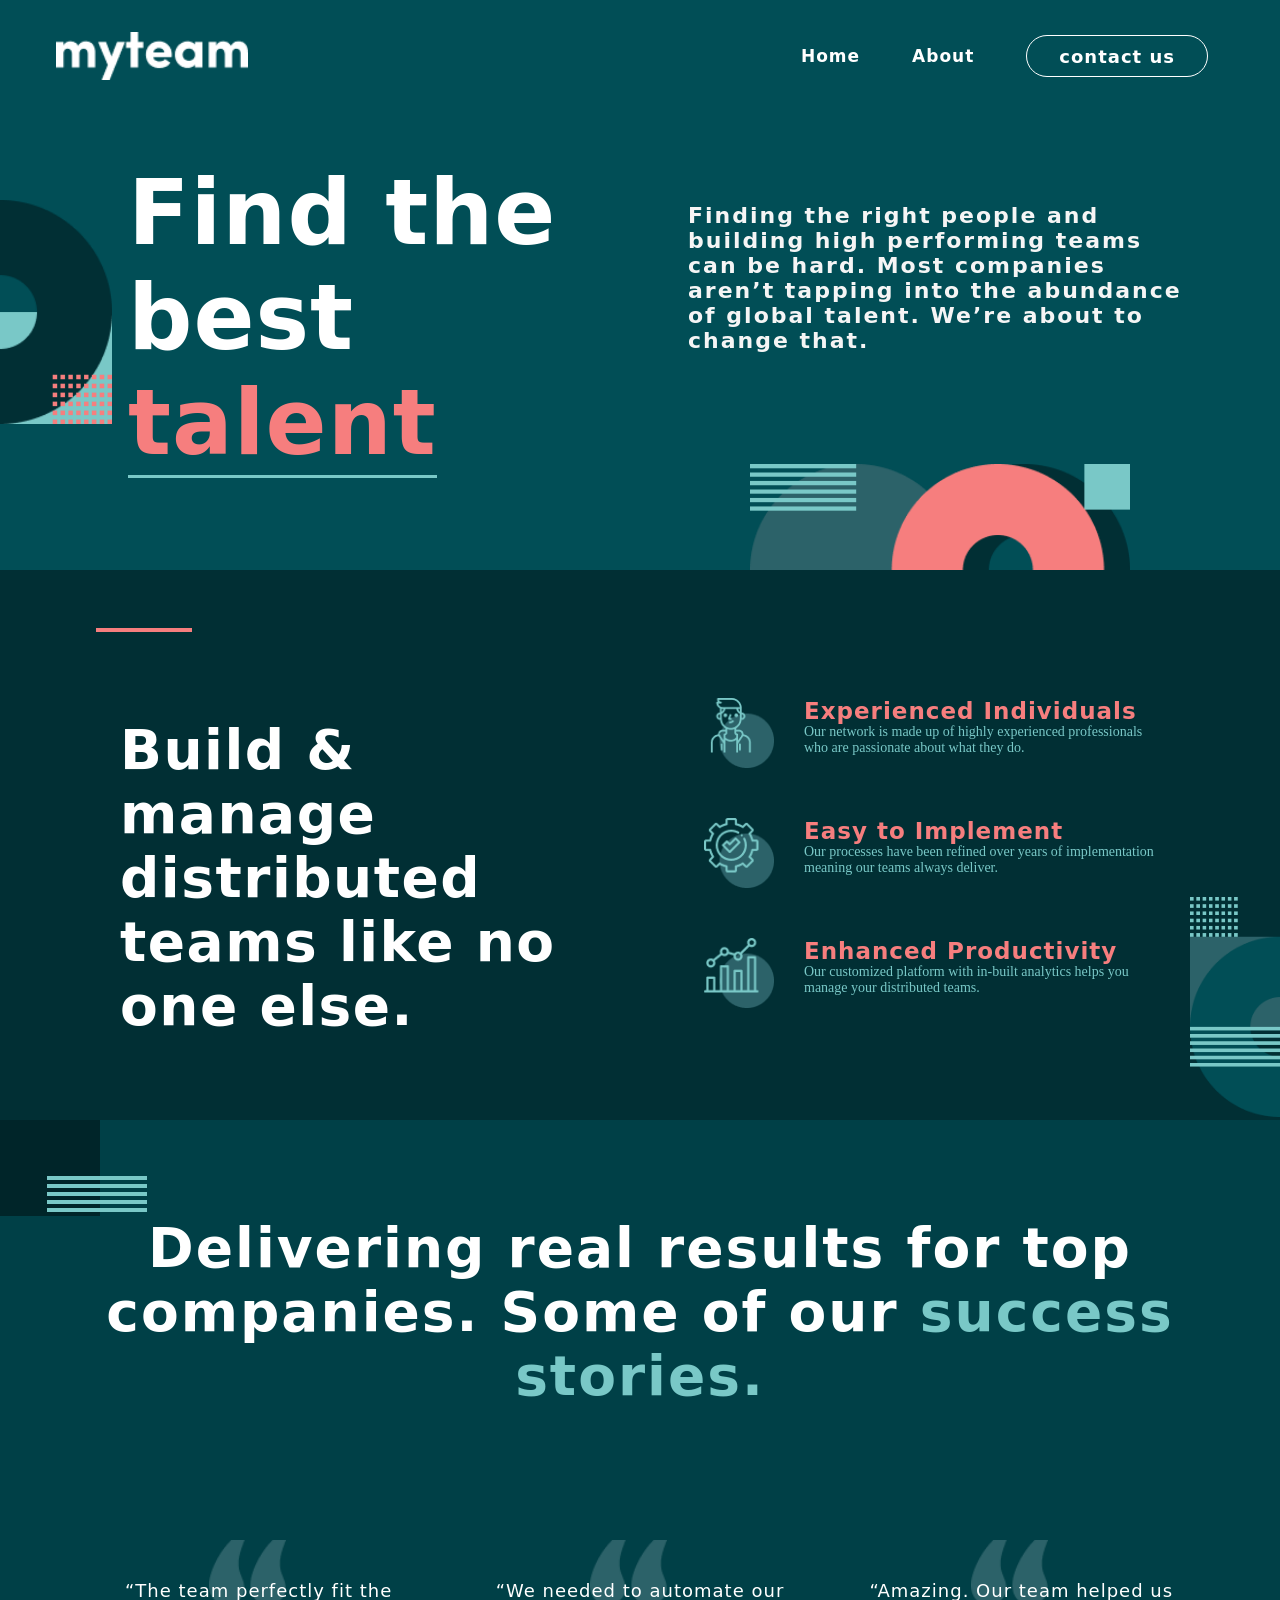
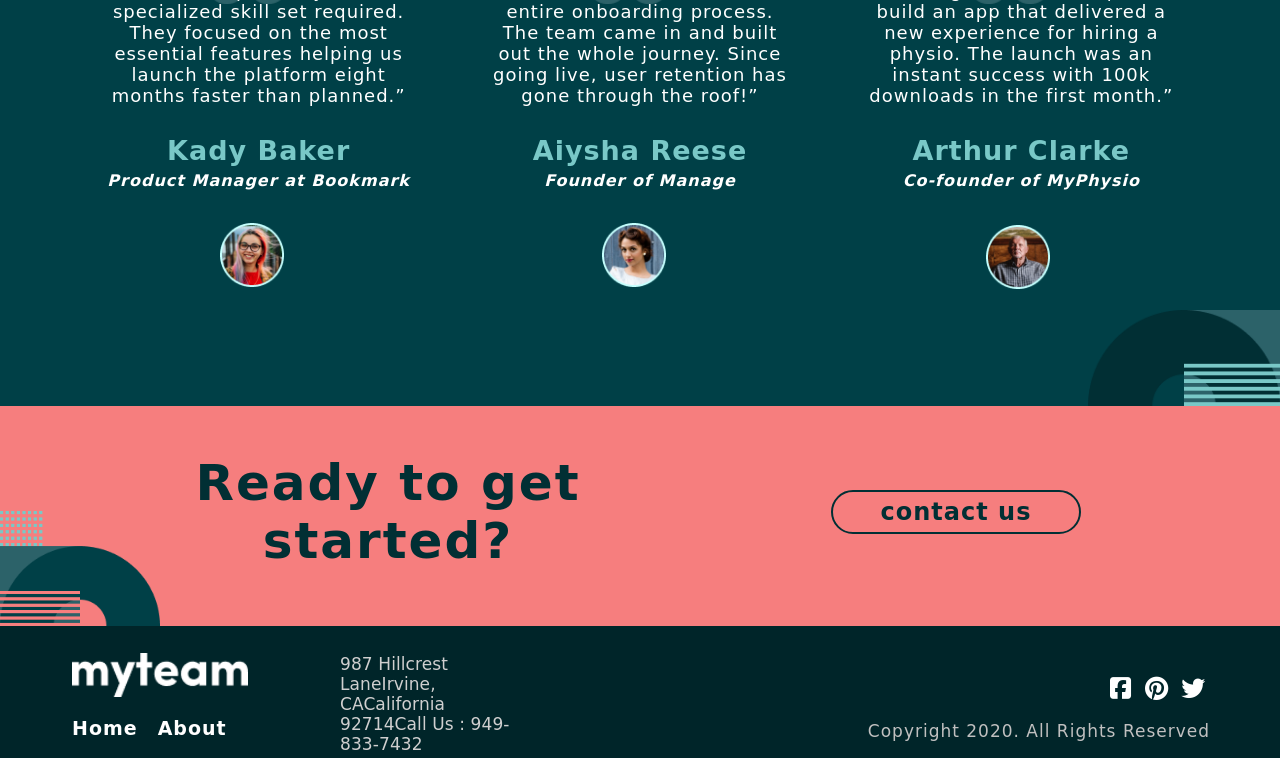
<file: index.html>
<!DOCTYPE html>
<html lang="en">

<head>
    <meta charset="UTF-8">
    <meta name="viewport" content="width=device-width, initial-scale=1.0">
    <title>Faridun</title>
    <link rel="stylesheet" href="https://cdnjs.cloudflare.com/ajax/libs/font-awesome/6.7.1/css/all.min.css"
        integrity="sha512-5Hs3dF2AEPkpNAR7UiOHba+lRSJNeM2ECkwxUIxC1Q/FLycGTbNapWXB4tP889k5T5Ju8fs4b1P5z/iB4nMfSQ=="
        crossorigin="anonymous" referrerpolicy="no-referrer" />
    <link rel="shortcut icon" href="./favicon/faridun.png" type="image/x-icon">
    <link rel="stylesheet" href="./crs/scss/style.css">
</head>

<body>

    <header class="header">
        <nav class="nav">
            <ul class="start">
                <li>
                    <a href="./index.html">
                        <div class="myteam"></div>
                    </a>
                </li>
            </ul>
            <ul class="About">
                <li><a href="./index.html">Home</a></li>
                <li><a href="./about.html">About</a></li>
                <li><a href="./contact.html"><button class="button">contact us</button></a></li>
            </ul>
            <ul class="hamburger">
                <li>
                    <label for="menu-toggle" class="buger">
                        <input type="checkbox" id="menu-toggle" class="checkbox" onclick="handleOpen()">
                        <span class="first"></span>
                        <span class="secend"></span>
                        <span class="third"></span>
                    </label>
                </li>
            </ul>
        </nav>
        <div class="navbar__wrapper">
            <div class="navbar__wrapper-item">
                <h1>Find the best <span>talent</span></h1>
            </div>
            <div class="navbar__wrapper-item">
                <span></span>
                <p>Finding the right people and building high performing teams can be hard. Most companies aren’t
                    tapping into the abundance of global talent. We’re about to change that.</p>
            </div>
        </div>
        <div class="disk-left"></div>
        <div class="disk-bottom"></div>
    </header>

    <div class="aside">
        <div class="aside__wrapper">
            <div class="aside__wrapper-item">
                <div class="item">
                    <span class="sapan"></span>
                </div>
                <div class="item">
                    <h1>Build & manage distributed teams like no one else.</h1>
                </div>
            </div>
            <div class="aside__wrapper-item">
                <div class="aside__wrapper-item11">
                    <div class="icon"></div>
                    <div class="text">
                        <h1>Experienced Individuals</h1>
                        <p>Our network is made up of highly experienced professionals who are passionate about what they
                            do.</p>
                    </div>
                </div>
                <div class="aside__wrapper-item11">
                    <div class="icon-gear"></div>
                    <div class="text">
                        <h1>Easy to Implement</h1>
                        <p>Our processes have been refined over years of implementation meaning our teams always
                            deliver.</p>
                    </div>
                </div>
                <div class="aside__wrapper-item11">
                    <div class="icon-start"></div>
                    <div class="text">
                        <h1>Enhanced Productivity</h1>
                        <p>Our customized platform with in-built analytics helps you manage your distributed teams.</p>
                    </div>
                </div>
            </div>
        </div>
        <div class="group-8"></div>
    </div>

    <div class="section">
        <div class="deliver"></div>
        <div class="section__wrapper">
            <div class="section__wrapper-item">
                <h1>Delivering real results for top companies. Some of our <span class="span">success stories.</span>
                </h1>
            </div>
            <div class="section__wrapper-item">
                <div class="wrapper-item">
                    <div class="quote"></div>
                    <div class="leter">
                        <h4> “The team perfectly fit the specialized skill set required. They focused on the most
                            essential features helping us launch the platform eight months faster than planned.”</h4>
                        <h2>Kady Baker</h2>
                        <h3>Product Manager at Bookmark</h3>
                    </div>
                    <div class="kady"></div>
                </div>
                <div class="wrapper-item">
                    <div class="quote"></div>
                    <div class="leter">
                        <h4>“We needed to automate our entire onboarding process. The team came in and built out the
                            whole journey. Since going live, user retention has gone through the roof!”</h4>
                        <h2>Aiysha Reese</h2>
                        <h3>Founder of Manage</h3>
                    </div>
                    <div class="aiysha"></div>
                </div>
                <div class="wrapper-item">
                    <div class="quote"></div>
                    <div class="leter">
                        <h4>“Amazing. Our team helped us build an app that delivered a new experience for hiring a
                            physio. The launch was an instant success with 100k downloads in the first month.”</h4>
                        <h2>Arthur Clarke</h2>
                        <h3>Co-founder of MyPhysio</h3>
                    </div>
                    <div class="arthur"></div>
                </div>
            </div>
        </div>
        <div class="group"></div>
    </div>

    <div class="main">
        <div class="main__wrapper">
            <div class="main__wrapper-item">
                <h1>Ready to get started?</h1>
            </div>
            <div class="main__wrapper-item">
                <a href="./contact.html"><button type="button" class="bttn">contact us</button></a>
            </div>
        </div>
        <div class="mannn"></div>
    </div>

    <div class="footer">
        <div class="footer__wrapper">
            <div class="footer__wrapper-item">
                <div class="footer__wrapper-card">
                    <a href="./index.html">
                        <div class="myteam"></div>
                    </a>
                    <div class="write">
                        <a href="./index.html">Home</a>
                        <a href="./about.html">About</a>
                    </div>
                </div>
                <div class="footer__wrapper-card">
                    <p>987 Hillcrest LaneIrvine, CACalifornia 92714Call Us : 949-833-7432</p>
                </div>
            </div>
            <div class="footer__wrapper-itemm">
                <div class="form">
                    <a href="#"><i class="fa-brands fa-square-facebook"></i></a>
                    <a href="#"><i class="fa-brands fa-pinterest"></i></a>
                    <a href="#"><i class="fa-brands fa-twitter"></i></a>
                </div>
                <div class="form">
                    <p>Copyright 2020. All Rights Reserved</p>
                </div>
            </div>
        </div>
    </div>

    <script src="/crs/js/index.js"></script>

</body>

</html>
</file>
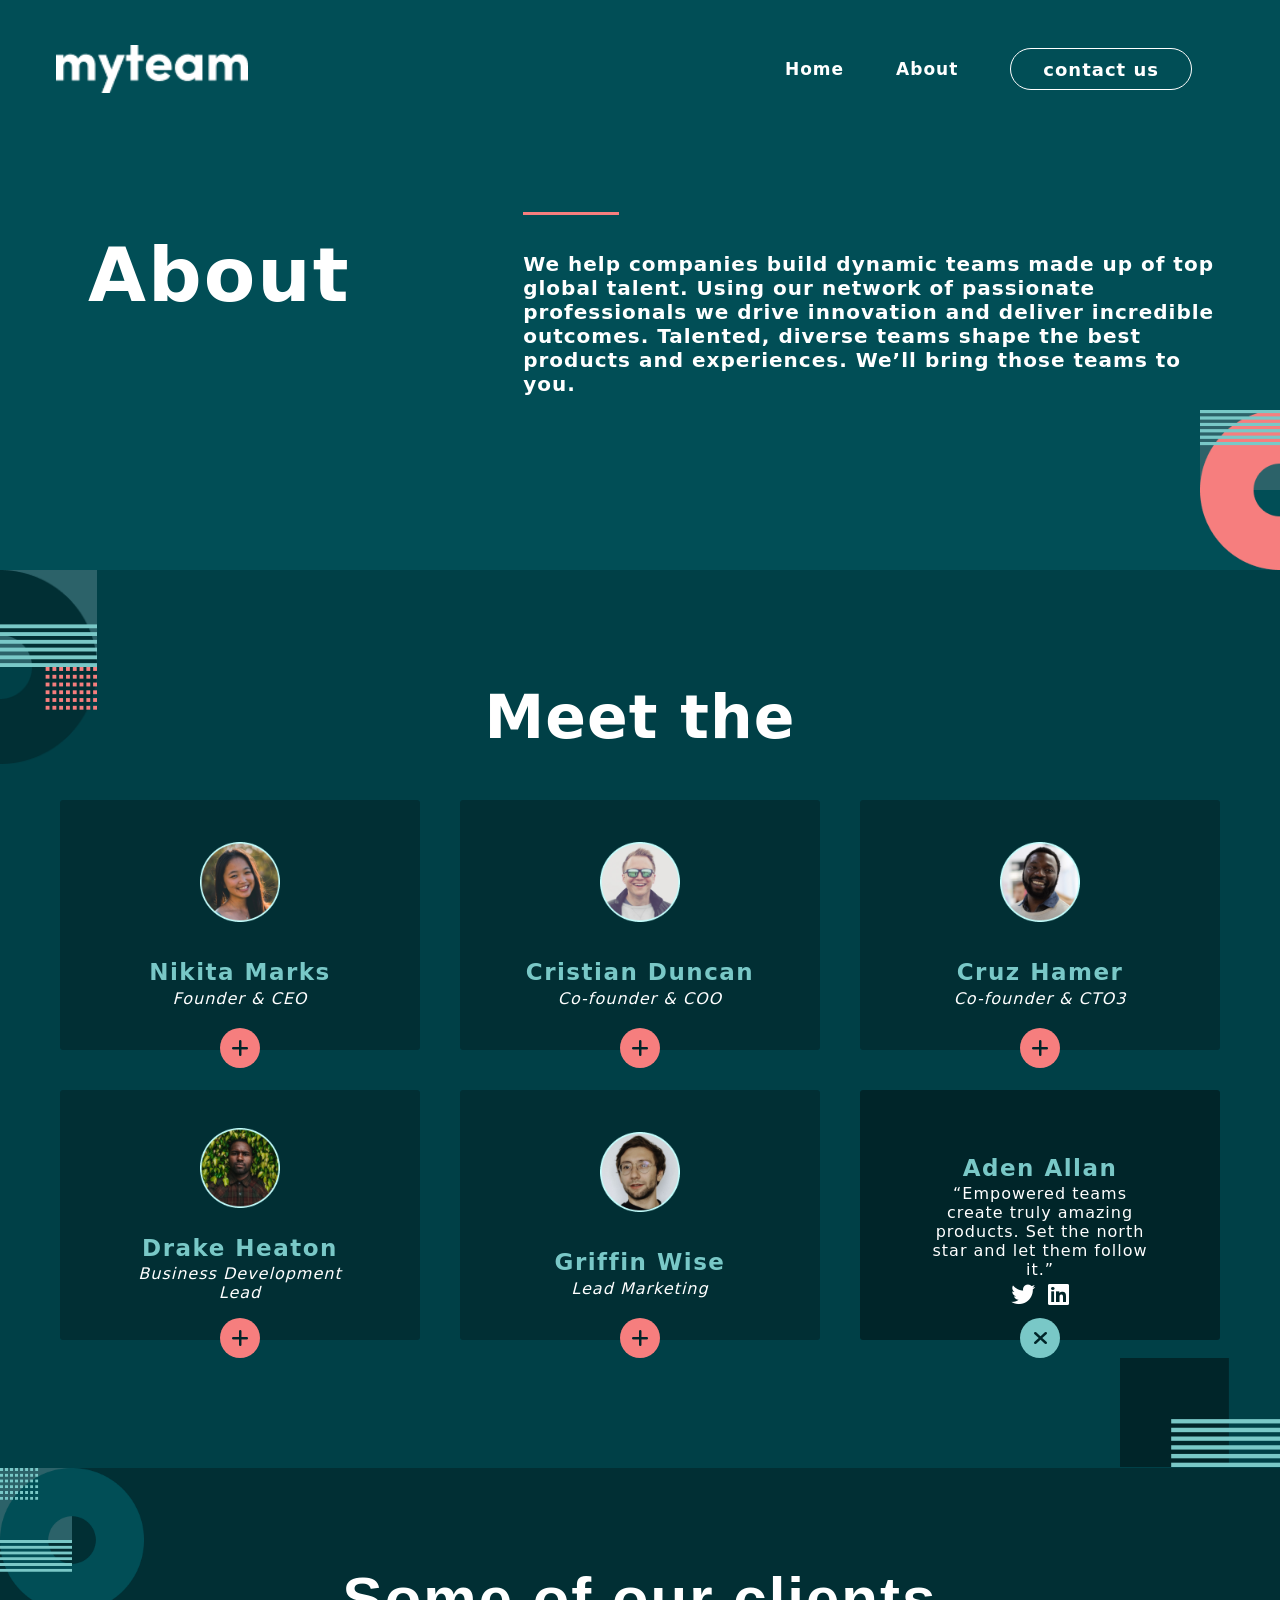
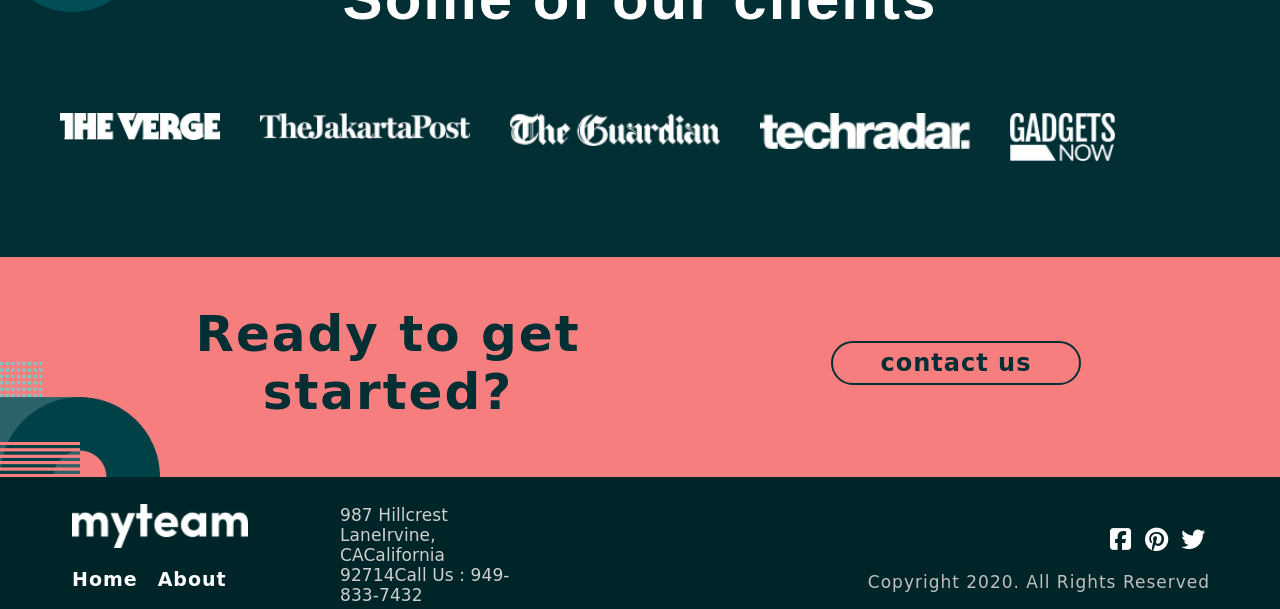
<file: about.html>
<!DOCTYPE html>
<html lang="en">

<head>
    <meta charset="UTF-8">
    <meta name="viewport" content="width=device-width, initial-scale=1.0">
    <title>Faridun</title>
    <link rel="stylesheet" href="https://cdnjs.cloudflare.com/ajax/libs/font-awesome/6.7.1/css/all.min.css"
        integrity="sha512-5Hs3dF2AEPkpNAR7UiOHba+lRSJNeM2ECkwxUIxC1Q/FLycGTbNapWXB4tP889k5T5Ju8fs4b1P5z/iB4nMfSQ=="
        crossorigin="anonymous" referrerpolicy="no-referrer" />
    <link rel="shortcut icon" href="./favicon/faridun.png" type="image/x-icon">
    <link rel="stylesheet" href="./crs1/scss/style.css">
</head>

<body>

    <header class="header">
        <nav class="nav">
            <ul class="start">
                <li>
                    <a href="./index.html">
                        <div class="myteam"></div>
                    </a>
                </li>
            </ul>
            <ul class="About">
                <li><a href="./index.html">Home</a></li>
                <li><a href="./about.html">About</a></li>
                <li><a href="./contact.html"><button class="button">contact us</button></a></li>
            </ul>
            <ul class="hamburger">
                <li>
                    <label for="menu-toggle" class="buger">
                        <input type="checkbox" id="menu-toggle" class="checkbox" onclick="handleOpen()">
                        <span class="first"></span>
                        <span class="secend"></span>
                        <span class="third"></span>
                    </label>
                </li>
            </ul>
        </nav>
        <div class="navbar__wrapper">
            <div class="navbar__wrapper-item">
                <h1>About</h1>
            </div>
            <div class="navbar__wrapper-itemm">
                <span class="span"></span>
                <span class="span"></span>
                <span class="span"></span>
                <p>We help companies build dynamic teams made up of top global talent. Using our network of passionate
                    professionals we drive innovation and deliver incredible outcomes. Talented, diverse teams shape the
                    best products and experiences. We’ll bring those teams to you.</p>
            </div>
        </div>
        <div class="disk-red"></div>
    </header>

    <div class="aside">
        <h1>Meet the</h1>
        <div class="aside__wrapper">
            <div class="aside__wrapper-item">
                <div class="nikita"></div>
                <div class="lorem">
                    <h1>Nikita Marks</h1>
                    <h2>Founder & CEO</h2>
                </div>
                <div class="icon"><i class="fa-solid fa-plus"></i></div>
            </div>
            <div class="aside__wrapper-item">
                <div class="cristian"></div>
                <div class="lorem">
                    <h1>Cristian Duncan</h1>
                    <h2>Co-founder & COO</h2>
                </div>
                <div class="icon"><i class="fa-solid fa-plus"></i></div>
            </div>
            <div class="aside__wrapper-item">
                <div class="cruz"></div>
                <div class="lorem">
                    <h1>Cruz Hamer</h1>
                    <h2>Co-founder & CTO3</h2>
                </div>
                <div class="icon"><i class="fa-solid fa-plus"></i></div>
            </div>
            <div class="aside__wrapper-item">
                <div class="darke"></div>
                <div class="lorem">
                    <h1>Drake Heaton</h1>
                    <h2>Business Development Lead</h2>
                </div>
                <div class="icon"><i class="fa-solid fa-plus"></i></div>
            </div>
            <div class="aside__wrapper-item">
                <div class="griffin"></div>
                <div class="lorem">
                    <h1>Griffin Wise</h1>
                    <h2>Lead Marketing</h2>
                </div>
                <div class="icon"><i class="fa-solid fa-plus"></i></div>
            </div>
            <div class="aside__wrapper-item">
                <div class="lorem">
                    <h1>Aden Allan</h1>
                    <h3>“Empowered teams create truly amazing products. Set the north star and let them follow it.”</h3>
                    <a href="#"><i class="fa-brands fa-twitter"></i></a>
                    <a href="#"><i class="fa-brands fa-linkedin"></i></a>
                </div>
                <div class="iconn"><i class="fa-solid fa-xmark"></i></div>
            </div>
        </div>
        <div class="disk-left"></div>
        <div class="disk-right"></div>
    </div>

    <div class="section">
        <div class="client"></div>
        <div class="section__wrapper">
            <div class="section__wrapper-item">
                <h1>Some of our clients</h1>
            </div>
            <div class="section__wrapper-item">
                <div class="logo"></div>
                <div class="object"></div>
                <div class="object1"></div>
                <div class="object2"></div>
                <div class="object3"></div>
            </div>
        </div>
    </div>

    <div class="main">
        <div class="main__wrapper">
            <div class="main__wrapper-item">
                <h1>Ready to get started?</h1>
            </div>
            <div class="main__wrapper-item">
                <a href="./contact.html"><button type="button" class="bttn">contact us</button></a>
            </div>
        </div>
        <div class="mannn"></div>
    </div>

    <div class="footer">
        <div class="footer__wrapper">
            <div class="footer__wrapper-item">
                <div class="footer__wrapper-card">
                    <a href="./index.html">
                        <div class="myteam"></div>
                    </a>
                    <div class="write">
                        <a href="./index.html">Home</a>
                        <a href="./about.html">About</a>
                    </div>
                </div>
                <div class="footer__wrapper-card">
                    <p>987 Hillcrest LaneIrvine, CACalifornia 92714Call Us : 949-833-7432</p>
                </div>
            </div>
            <div class="footer__wrapper-itemm">
                <div class="form">
                    <a href="#"><i class="fa-brands fa-square-facebook"></i></a>
                    <a href="#"><i class="fa-brands fa-pinterest"></i></a>
                    <a href="#"><i class="fa-brands fa-twitter"></i></a>
                </div>
                <div class="form">
                    <p>Copyright 2020. All Rights Reserved</p>
                </div>
            </div>
        </div>
    </div>

    <script src="./crs1/js/index.js"></script>

</body>

</html>
</file>
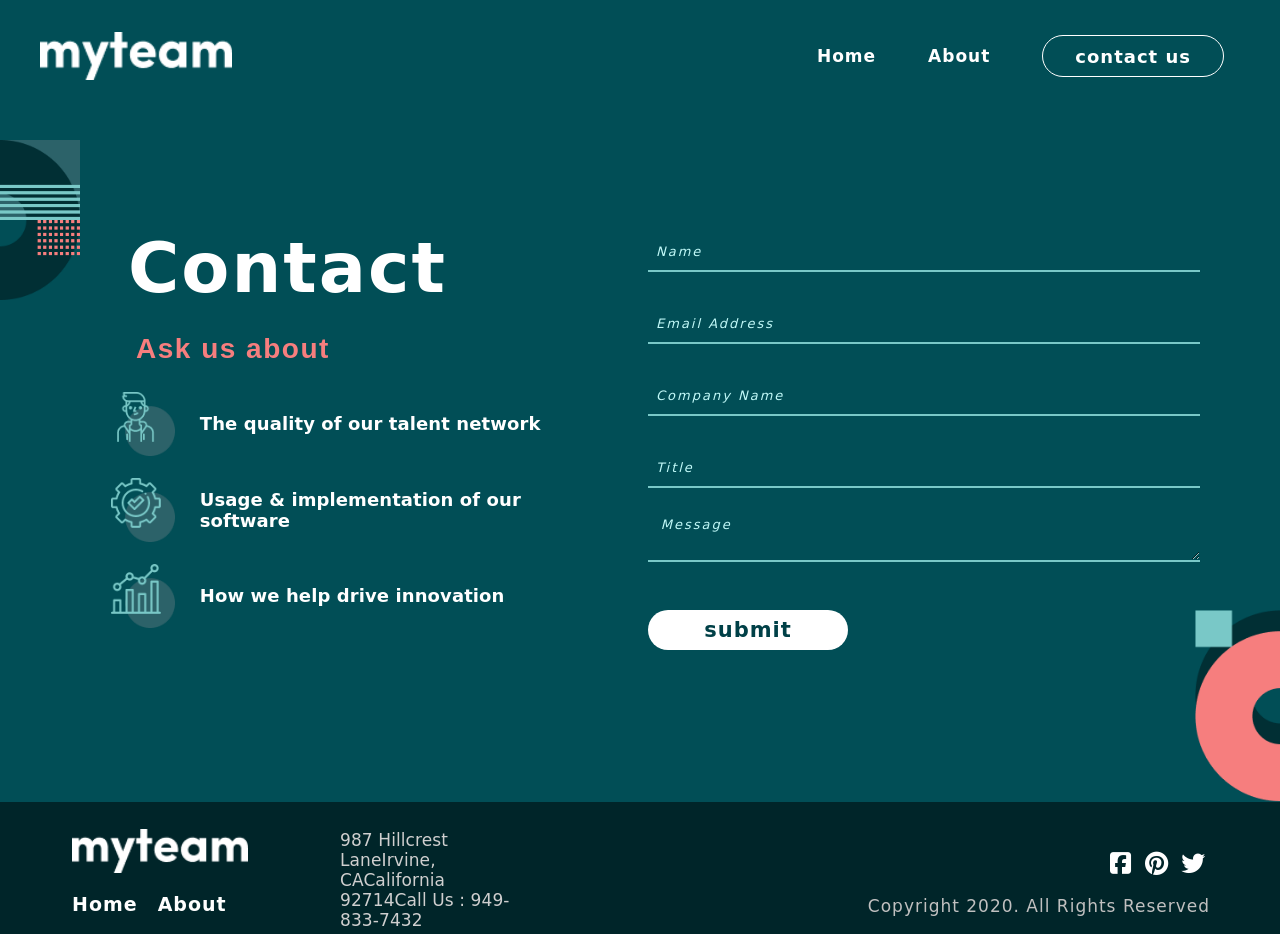
<file: contact.html>
<!DOCTYPE html>
<html lang="en">

<head>
    <meta charset="UTF-8">
    <meta name="viewport" content="width=device-width, initial-scale=1.0">
    <title>Faridun</title>
    <link rel="stylesheet" href="https://cdnjs.cloudflare.com/ajax/libs/font-awesome/6.7.1/css/all.min.css"
        integrity="sha512-5Hs3dF2AEPkpNAR7UiOHba+lRSJNeM2ECkwxUIxC1Q/FLycGTbNapWXB4tP889k5T5Ju8fs4b1P5z/iB4nMfSQ=="
        crossorigin="anonymous" referrerpolicy="no-referrer" />
    <link rel="shortcut icon" href="./favicon/faridun.png" type="image/x-icon">
    <link rel="stylesheet" href="/csr2/scss/style.css">
</head>

<body>

    <header class="header">
        <nav class="nav">
            <ul class="start">
                <li>
                    <a href="./index.html">
                        <div class="myteam"></div>
                    </a>
                </li>
            </ul>
            <ul class="About">
                <li><a href="./index.html">Home</a></li>
                <li><a href="./about.html">About</a></li>
                <li><a href="./contact.html"><button class="button">contact us</button></a></li>
            </ul>
            <ul class="hamburger">
                <li>
                    <label for="menu-toggle" class="buger">
                        <input type="checkbox" id="menu-toggle" class="checkbox" onclick="handleOpen()">
                        <span class="first"></span>
                        <span class="secend"></span>
                        <span class="third"></span>
                    </label>
                </li>
            </ul>
        </nav>
        <div class="disk-left"></div>
        <div class="navbar__wrapper">
            <div class="navbar__wrapper-item">
                <h1>Contact</h1>
                <h2>Ask us about</h2>
                <div class="itemm">
                    <div class="item"></div>
                    <div class="write">
                        <p>The quality of our talent network</p>
                    </div>
                </div>
                <div class="itemm">
                    <div class="icon"></div>
                    <div class="write">
                        <p>Usage & implementation of our software</p>
                    </div>
                </div>
                <div class="itemm">
                    <div class="image"></div>
                    <div class="write">
                        <p>How we help drive innovation</p>
                    </div>
                </div>
            </div>
            <div class="navbar__wrapper-item">
                <input type="text" class="input" placeholder="Name">
                <input type="text" class="input" placeholder="Email Address">
                <input type="text" class="input" placeholder="Company Name">
                <input type="text" class="input" placeholder="Title">
                <textarea name="" id="" class="textarea" placeholder="Message"></textarea>
                <a href="#"><button type="submit" class="button">submit</button></a>
            </div>
        </div>

        <div class="disk-right"></div>

    </header>

    <div class="footer">
        <div class="footer__wrapper">
            <div class="footer__wrapper-item">
                <div class="footer__wrapper-card">
                    <a href="./index.html">
                        <div class="myteam"></div>
                    </a>
                    <div class="write">
                        <a href="./index.html">Home</a>
                        <a href="./about.html">About</a>
                    </div>
                </div>
                <div class="footer__wrapper-card">
                    <p>987 Hillcrest LaneIrvine, CACalifornia 92714Call Us : 949-833-7432</p>
                </div>
            </div>
            <div class="footer__wrapper-itemm">
                <div class="form">
                    <a href="#"><i class="fa-brands fa-square-facebook"></i></a>
                    <a href="#"><i class="fa-brands fa-pinterest"></i></a>
                    <a href="#"><i class="fa-brands fa-twitter"></i></a>
                </div>
                <div class="form">
                    <p>Copyright 2020. All Rights Reserved</p>
                </div>
            </div>
        </div>
    </div>

    <script src="./csr2/js/index.js"></script>
</body>

</html>
</file>
<file: crs/scss/style.css>
* {
  padding: 0;
  margin: 0;
  box-sizing: border-box;
}

header {
  width: 100%;
  min-height: 570px;
  background-color: #014E56;
  padding: 1rem;
  display: block;
  margin: auto;
  position: relative;
}
header .nav {
  max-width: 1200px;
  padding: 1rem;
  margin: auto;
  align-items: center;
  justify-content: space-between;
  display: flex;
  text-align: center;
  flex-wrap: wrap;
  position: relative;
}
@media (max-width: 1100px) {
  header .nav {
    padding: 0.8rem;
  }
}
header .nav ul.start {
  display: flex;
  flex-wrap: wrap;
  list-style: none;
}
header .nav ul.start li {
  display: flex;
  flex-wrap: wrap;
  text-align: center;
  justify-content: center;
  align-items: center;
}
header .nav ul.start li .myteam {
  width: 100%;
  padding: 1.5rem 7rem;
  background-image: url(/crs/images/myteam.png);
  background-size: contain;
  background-repeat: no-repeat;
}
header .nav ul.About {
  list-style: none;
  display: flex;
  flex-wrap: wrap;
  gap: 20px;
  text-align: center;
  align-items: center;
}
@media (max-width: 760px) {
  header .nav ul.About {
    display: none;
  }
  header .nav ul.About.active {
    display: flex;
    flex-direction: column;
    position: absolute;
    top: 70px;
    left: 0;
    width: 100%;
    background-color: #004047;
    padding: 2rem 0;
    border-radius: 7px;
    border: none;
    box-shadow: 1px 1px 7px #002529;
  }
}
header .nav ul.About li {
  list-style: none;
  align-items: center;
  text-align: center;
}
header .nav ul.About li a {
  color: white;
  margin: 0 1rem;
  text-decoration: none;
  font-family: system-ui, -apple-system, BlinkMacSystemFont, "Segoe UI", Roboto, Oxygen, Ubuntu, Cantarell, "Open Sans", "Helvetica Neue", sans-serif;
  font-weight: 650;
  text-align: center;
  font-size: 17px;
  align-items: center;
  letter-spacing: 1px;
  transition-duration: 0.5s;
}
header .nav ul.About li a:hover {
  transition-duration: 0.6s;
  color: #F67E7E;
}
header .nav ul.About li .button {
  padding: 0.6rem 2rem;
  border-radius: 28px;
  background: none;
  border: 1px solid white;
  color: white;
  font-family: system-ui, -apple-system, BlinkMacSystemFont, "Segoe UI", Roboto, Oxygen, Ubuntu, Cantarell, "Open Sans", "Helvetica Neue", sans-serif;
  font-weight: 700;
  font-size: 18px;
  letter-spacing: 1px;
  transition-duration: 0.6s;
}
header .nav ul.About li .button:hover {
  background-color: white;
  color: #014E56;
  transition-duration: 0.6s;
  font-weight: 700;
  cursor: pointer;
  box-shadow: 0 0 10px 0.5px white;
}
header .nav ul.hamburger {
  display: none;
  list-style: none;
}
@media (max-width: 760px) {
  header .nav ul.hamburger {
    display: flex;
    flex-wrap: wrap;
  }
}
header .nav ul.hamburger .buger {
  width: 35px;
  height: 35px;
  display: flex;
  flex-direction: column;
  justify-content: center;
  gap: 7px;
  position: relative;
  list-style: none;
}
header .nav ul.hamburger .buger .checkbox {
  display: none;
}
header .nav ul.hamburger .buger span {
  width: 100%;
  height: 4px;
  display: block;
  background-color: white;
  border-radius: 2px;
  transition-duration: 0.5s;
}
header .nav ul.hamburger .buger .checkbox:checked ~ span.first {
  transform: rotate(45deg);
  transform-origin: top left;
  position: absolute;
  top: 6px;
  left: 6px;
}
header .nav ul.hamburger .buger .checkbox:checked ~ span.third {
  transform: rotate(-45deg);
  transform-origin: top right;
  position: absolute;
  top: 6px;
  right: 6px;
}
header .nav ul.hamburger .buger .checkbox:checked ~ span.secend {
  display: none;
}
header .navbar__wrapper {
  max-width: 1200px;
  margin: auto;
  display: flex;
  flex-wrap: wrap;
}
header .navbar__wrapper .navbar__wrapper-item {
  width: 50%;
  margin: auto;
  display: block;
  min-height: 400px;
  padding: 1.5rem 3rem 0;
}
@media (max-width: 1200px) {
  header .navbar__wrapper .navbar__wrapper-item {
    width: 45%;
    padding: 1.4rem 0 0;
  }
}
@media (max-width: 1150px) {
  header .navbar__wrapper .navbar__wrapper-item {
    width: 40%;
    padding: 2rem 0rem;
  }
}
@media (max-width: 800px) {
  header .navbar__wrapper .navbar__wrapper-item {
    width: 90%;
    min-height: 300px;
    text-align: center;
    align-items: center;
    padding: 2rem 1rem 1rem;
  }
}
@media (max-width: 689px) {
  header .navbar__wrapper .navbar__wrapper-item {
    width: 90%;
  }
}
@media (max-width: 500px) {
  header .navbar__wrapper .navbar__wrapper-item {
    padding: 0.5rem;
  }
}
header .navbar__wrapper .navbar__wrapper-item h1 {
  font-family: system-ui, -apple-system, BlinkMacSystemFont, "Segoe UI", Roboto, Oxygen, Ubuntu, Cantarell, "Open Sans", "Helvetica Neue", sans-serif;
  font-size: 90px;
  text-align: start;
  padding: 2.5rem 0 0 2.5rem;
  color: white;
  justify-content: right;
  letter-spacing: 1px;
  font-weight: 700;
}
@media (max-width: 1100px) {
  header .navbar__wrapper .navbar__wrapper-item h1 {
    font-size: 63px;
    padding: 4rem 0 0 3.5rem;
  }
}
@media (max-width: 800px) {
  header .navbar__wrapper .navbar__wrapper-item h1 {
    font-size: 90px;
    padding: 4rem 1rem 0;
    text-align: center;
  }
}
@media (max-width: 689px) {
  header .navbar__wrapper .navbar__wrapper-item h1 {
    font-size: 80px;
    text-align: center;
  }
}
@media (max-width: 630px) {
  header .navbar__wrapper .navbar__wrapper-item h1 {
    font-size: 70px;
    text-align: center;
  }
}
@media (max-width: 500px) {
  header .navbar__wrapper .navbar__wrapper-item h1 {
    font-size: 60px;
    text-align: center;
  }
}
@media (max-width: 478px) {
  header .navbar__wrapper .navbar__wrapper-item h1 {
    font-size: 55px;
    padding: 5rem 0 0;
    text-align: center;
  }
}
header .navbar__wrapper .navbar__wrapper-item h1 span {
  color: #F67E7E;
}
header .navbar__wrapper .navbar__wrapper-item p {
  font-size: 22px;
  font-family: system-ui, -apple-system, BlinkMacSystemFont, "Segoe UI", Roboto, Oxygen, Ubuntu, Cantarell, "Open Sans", "Helvetica Neue", sans-serif;
  font-weight: 600;
  letter-spacing: 2px;
  padding: 5.2rem 0 0 0;
  color: whitesmoke;
}
@media (max-width: 1200px) {
  header .navbar__wrapper .navbar__wrapper-item p {
    font-size: 18px;
    padding: 4rem 0 0 0;
  }
}
@media (max-width: 1150px) {
  header .navbar__wrapper .navbar__wrapper-item p {
    font-size: 18px;
    padding: 7rem 0 0 0;
  }
}
@media (max-width: 1000px) {
  header .navbar__wrapper .navbar__wrapper-item p {
    font-size: 16px;
    padding: 7rem 0 0 0;
  }
}
@media (max-width: 800px) {
  header .navbar__wrapper .navbar__wrapper-item p {
    padding: 1rem 0rem 0;
    margin: -2.8rem 0;
    font-size: 20px;
    letter-spacing: 2px;
  }
}
@media (max-width: 500px) {
  header .navbar__wrapper .navbar__wrapper-item p {
    font-size: 18px;
    text-align: center;
  }
}
@media (max-width: 478px) {
  header .navbar__wrapper .navbar__wrapper-item p {
    font-size: 20px;
    padding: 0;
    margin: -3rem 0 0;
    text-align: center;
  }
}
header .navbar__wrapper .navbar__wrapper-item span {
  border-bottom: 3px solid #79C8C7;
}
header .disk-left {
  width: 300px;
  padding: 7rem 4rem;
  background-image: url(/crs/images/disk-left.png);
  background-repeat: no-repeat;
  background-size: contain;
  position: absolute;
  top: 200px;
  margin: auto;
  left: 0;
}
@media (max-width: 1270px) {
  header .disk-left {
    width: 90%;
    padding: 6rem 3rem;
  }
}
@media (max-width: 810px) {
  header .disk-left {
    display: none;
  }
}
header .disk-bottom {
  width: 380px;
  padding: 4rem 4rem;
  background-image: url(/crs/images//disk-bottom.png);
  background-repeat: no-repeat;
  background-size: contain;
  position: absolute;
  margin: auto;
  top: 464px;
  left: 750px;
}
@media (max-width: 1255px) {
  header .disk-bottom {
    width: 350px;
    position: absolute;
    top: 473px;
    left: 500px;
  }
}
@media (max-width: 900px) {
  header .disk-bottom {
    width: 300px;
    position: absolute;
    background-position-x: center;
    top: 487px;
    left: 440px;
  }
}
@media (max-width: 800px) {
  header .disk-bottom {
    width: 340px;
    position: absolute;
    background-position-x: center;
    top: 677px;
    left: 240px;
  }
}
@media (max-width: 688px) {
  header .disk-bottom {
    width: 340px;
    position: absolute;
    bottom: 0;
    left: 200px;
    background-position-x: center;
  }
}
@media (max-width: 580px) {
  header .disk-bottom {
    width: 340px;
    position: absolute;
    bottom: 0;
    left: 100px;
    background-position-x: center;
  }
}
@media (max-width: 480px) {
  header .disk-bottom {
    width: 340px;
    position: absolute;
    bottom: 0;
    left: 30px;
    background-position-x: center;
  }
}

.aside {
  width: 100%;
  min-height: 550px;
  padding: 1rem;
  margin: auto;
  text-align: center;
  justify-content: center;
  background-color: #012F34;
  position: relative;
}
@media (max-width: 400px) {
  .aside {
    width: 100%;
    padding: 0;
  }
}
.aside .aside__wrapper {
  max-width: 1200px;
  display: flex;
  flex-wrap: wrap;
  margin: auto;
  align-items: center;
  justify-content: center;
  position: relative;
}
@media (max-width: 1100px) {
  .aside .aside__wrapper {
    width: 100%;
    display: flex;
    flex-direction: column;
  }
}
.aside .aside__wrapper .aside__wrapper-item {
  width: 50%;
  padding: 7rem 1rem 0;
  display: flex;
  flex-direction: column;
  gap: 20px;
  position: relative;
}
@media (max-width: 1100px) {
  .aside .aside__wrapper .aside__wrapper-item {
    width: 80%;
    padding: 3rem 0 0 0;
    text-align: start;
    align-items: start;
    justify-content: space-around;
  }
}
@media (max-width: 400px) {
  .aside .aside__wrapper .aside__wrapper-item {
    width: 90%;
    padding: 2rem 0rem;
    text-align: start;
    align-items: start;
    justify-content: center;
  }
}
.aside .aside__wrapper .aside__wrapper-item .item {
  margin: auto;
  display: block;
}
.aside .aside__wrapper .aside__wrapper-item .item .sapan {
  border-bottom: 4px solid #F67E7E;
  padding: 3rem;
  margin: 1rem;
  position: absolute;
  top: -70px;
  left: 40px;
}
.aside .aside__wrapper .aside__wrapper-item .item h1 {
  font-family: system-ui, -apple-system, BlinkMacSystemFont, "Segoe UI", Roboto, Oxygen, Ubuntu, Cantarell, "Open Sans", "Helvetica Neue", sans-serif;
  color: white;
  letter-spacing: 1.5px;
  padding: 0 0 0 4rem;
  text-align: start;
  font-size: 55px;
  font-weight: bold;
}
@media (max-width: 1100px) {
  .aside .aside__wrapper .aside__wrapper-item .item h1 {
    width: 90%;
    font-size: 50px;
  }
}
@media (max-width: 800px) {
  .aside .aside__wrapper .aside__wrapper-item .item h1 {
    width: 100%;
    font-size: 40px;
  }
}
@media (max-width: 580px) {
  .aside .aside__wrapper .aside__wrapper-item .item h1 {
    width: 100%;
    font-size: 31px;
    padding: 0 0 0 0;
  }
}
@media (max-width: 400px) {
  .aside .aside__wrapper .aside__wrapper-item .item h1 {
    width: 80%;
    font-size: 35px;
    padding: 1rem 0 0 0.5rem;
    text-align: start;
    letter-spacing: 0px;
  }
}
.aside .aside__wrapper .aside__wrapper-item .aside__wrapper-item11 {
  max-width: 500px;
  min-height: 100px;
  display: flex;
  flex-wrap: wrap;
  padding: 0 0 0 3rem;
  gap: 30px;
}
@media (max-width: 660px) {
  .aside .aside__wrapper .aside__wrapper-item .aside__wrapper-item11 {
    width: 100%;
    padding: 0;
    display: flex;
    flex-wrap: wrap;
  }
}
.aside .aside__wrapper .aside__wrapper-item .aside__wrapper-item11 .icon {
  width: 70px;
  text-align: center;
  background-repeat: no-repeat;
  background-size: contain;
  background-image: url(/crs/images/icon.png);
}
@media (max-width: 660px) {
  .aside .aside__wrapper .aside__wrapper-item .aside__wrapper-item11 .icon {
    width: 27%;
    padding: 1rem;
  }
}
.aside .aside__wrapper .aside__wrapper-item .aside__wrapper-item11 .icon-gear {
  width: 70px;
  text-align: center;
  background-repeat: no-repeat;
  background-size: contain;
  background-image: url(/crs/images/icon-gear.png);
}
@media (max-width: 660px) {
  .aside .aside__wrapper .aside__wrapper-item .aside__wrapper-item11 .icon-gear {
    width: 27%;
    padding: 1rem;
  }
}
.aside .aside__wrapper .aside__wrapper-item .aside__wrapper-item11 .icon-start {
  width: 70px;
  text-align: center;
  background-repeat: no-repeat;
  background-size: contain;
  background-image: url(/crs/images/icon-stat.png);
}
@media (max-width: 660px) {
  .aside .aside__wrapper .aside__wrapper-item .aside__wrapper-item11 .icon-start {
    width: 27%;
    padding: 1rem;
  }
}
.aside .aside__wrapper .aside__wrapper-item .aside__wrapper-item11 .text {
  width: 350px;
  text-align: start;
}
@media (max-width: 660px) {
  .aside .aside__wrapper .aside__wrapper-item .aside__wrapper-item11 .text {
    width: 60%;
    padding: 0;
  }
}
.aside .aside__wrapper .aside__wrapper-item .aside__wrapper-item11 .text h1 {
  font-size: 23px;
  color: #F67E7E;
  font-family: system-ui, -apple-system, BlinkMacSystemFont, "Segoe UI", Roboto, Oxygen, Ubuntu, Cantarell, "Open Sans", "Helvetica Neue", sans-serif;
  font-weight: bold;
  letter-spacing: 1px;
}
@media (max-width: 660px) {
  .aside .aside__wrapper .aside__wrapper-item .aside__wrapper-item11 .text h1 {
    width: 100%;
    font-size: 19px;
    letter-spacing: 0;
    padding: 0.5rem 0 0.4rem;
  }
}
.aside .aside__wrapper .aside__wrapper-item .aside__wrapper-item11 .text p {
  font-size: 14px;
  color: #79C8C7;
}
@media (max-width: 660px) {
  .aside .aside__wrapper .aside__wrapper-item .aside__wrapper-item11 .text p {
    width: 100%;
    font-size: 14px;
  }
}
.aside .group-8 {
  width: 90px;
  padding: 7rem 0 7rem 4rem;
  background-image: url(/crs/images/Group\ 8.png);
  background-repeat: no-repeat;
  background-size: contain;
  position: absolute;
  top: 327px;
  right: 0;
}
@media (max-width: 1100px) {
  .aside .group-8 {
    background-size: cover;
    position: absolute;
    top: 0;
    right: 0;
  }
}
@media (max-width: 660px) {
  .aside .group-8 {
    background-size: contain;
    position: absolute;
    background-position-x: right;
    top: 0;
    right: 0;
    padding: 5rem 0 5rem 1rem;
  }
}
@media (max-width: 400px) {
  .aside .group-8 {
    background-size: contain;
    position: absolute;
    background-position-x: right;
    top: 0;
    right: 0;
    padding: 5rem 0 5rem 5rem;
  }
}

.section {
  width: 100%;
  min-height: 800px;
  padding: 4rem 1rem 0;
  margin: auto;
  background-color: #004047;
  position: relative;
}
.section .deliver {
  width: 100px;
  background-image: url(/crs/images/deliver.png);
  background-repeat: no-repeat;
  padding: 3rem 5rem;
  position: absolute;
  top: 0;
  left: 0;
}
.section .section__wrapper {
  max-width: 1200px;
  margin: auto;
  text-align: center;
  align-items: center;
  justify-content: center;
  display: flex;
  flex-direction: column;
  gap: 20px;
}
.section .section__wrapper .section__wrapper-item {
  width: 98%;
  margin: auto;
  display: flex;
  padding: 1rem;
  justify-content: space-around;
  flex-wrap: wrap;
  text-align: center;
}
@media (max-width: 950px) {
  .section .section__wrapper .section__wrapper-item {
    width: 100%;
    padding: 0;
    display: flex;
    flex-direction: column;
    align-items: center;
    justify-content: center;
    text-align: center;
  }
}
.section .section__wrapper .section__wrapper-item h1 {
  font-size: 55px;
  letter-spacing: 2px;
  padding: 1rem;
  font-family: system-ui, -apple-system, BlinkMacSystemFont, "Segoe UI", Roboto, Oxygen, Ubuntu, Cantarell, "Open Sans", "Helvetica Neue", sans-serif;
  font-weight: 700;
  color: white;
}
@media (max-width: 950px) {
  .section .section__wrapper .section__wrapper-item h1 {
    font-size: 54px;
    padding: 3rem 1rem 0rem;
  }
}
@media (max-width: 700px) {
  .section .section__wrapper .section__wrapper-item h1 {
    font-size: 40px;
  }
}
@media (max-width: 500px) {
  .section .section__wrapper .section__wrapper-item h1 {
    font-size: 30px;
  }
}
@media (max-width: 400px) {
  .section .section__wrapper .section__wrapper-item h1 {
    text-align: center;
    align-items: center;
    justify-content: center;
  }
}
.section .section__wrapper .section__wrapper-item h1 .span {
  color: #79C8C7;
}
.section .section__wrapper .section__wrapper-item .wrapper-item {
  width: 31%;
  min-height: 450px;
  margin: 4rem 0 0 0;
  align-items: center;
  justify-content: center;
  text-align: center;
  padding: 0 0.5rem 1rem;
  background-position-x: center;
}
@media (max-width: 950px) {
  .section .section__wrapper .section__wrapper-item .wrapper-item {
    width: 70%;
    min-height: 200px;
    display: flex;
    margin: 0 0 0 0;
    padding: 0.8rem 0;
    flex-direction: column;
    text-align: center;
    align-items: center;
    justify-content: center;
  }
}
@media (max-width: 400px) {
  .section .section__wrapper .section__wrapper-item .wrapper-item {
    width: 100%;
    display: flex;
    flex-direction: column;
    padding: 0;
    text-align: center;
    align-items: center;
    justify-content: center;
  }
}
.section .section__wrapper .section__wrapper-item .wrapper-item .quote {
  width: 100px;
  padding: 2rem;
  background-image: url(/crs/images/quote.png);
  background-repeat: no-repeat;
  background-size: contain;
  margin: auto;
  text-align: center;
}
@media (max-width: 950px) {
  .section .section__wrapper .section__wrapper-item .wrapper-item .quote {
    padding: 2rem;
  }
}
.section .section__wrapper .section__wrapper-item .wrapper-item .leter {
  width: 100%;
  text-align: center;
  margin: -1.5rem 0 0 0;
}
.section .section__wrapper .section__wrapper-item .wrapper-item .leter h4 {
  font-size: 18px;
  font-family: system-ui, -apple-system, BlinkMacSystemFont, "Segoe UI", Roboto, Oxygen, Ubuntu, Cantarell, "Open Sans", "Helvetica Neue", sans-serif;
  font-weight: 500;
  letter-spacing: 1px;
  padding: 0 1rem 0;
  color: white;
}
@media (max-width: 800px) {
  .section .section__wrapper .section__wrapper-item .wrapper-item .leter h4 {
    width: 100%;
    font-size: 17px;
    padding: 0;
  }
}
.section .section__wrapper .section__wrapper-item .wrapper-item .leter h2 {
  font-size: 27px;
  font-family: system-ui, -apple-system, BlinkMacSystemFont, "Segoe UI", Roboto, Oxygen, Ubuntu, Cantarell, "Open Sans", "Helvetica Neue", sans-serif;
  font-weight: 600;
  font-style: normal;
  color: #79C8C7;
  letter-spacing: 1px;
  padding: 1.8rem 0 0.3rem;
}
@media (max-width: 800px) {
  .section .section__wrapper .section__wrapper-item .wrapper-item .leter h2 {
    font-size: 25px;
    width: 100%;
    padding: 1rem 0 0.2rem;
  }
}
.section .section__wrapper .section__wrapper-item .wrapper-item .leter h3 {
  font-family: system-ui, -apple-system, BlinkMacSystemFont, "Segoe UI", Roboto, Oxygen, Ubuntu, Cantarell, "Open Sans", "Helvetica Neue", sans-serif;
  font-weight: 600;
  font-size: 16px;
  font-style: italic;
  color: white;
  letter-spacing: 1px;
}
.section .section__wrapper .section__wrapper-item .wrapper-item .kady {
  width: 70px;
  padding: 2rem 0.7rem;
  background-image: url(/crs/images/kady.png);
  background-repeat: no-repeat;
  background-size: contain;
  background-position-x: center;
  margin: 2.1rem 8rem;
}
.section .section__wrapper .section__wrapper-item .wrapper-item .aiysha {
  width: 70px;
  padding: 2rem 0.7rem;
  background-image: url(/crs/images/aiysha.png);
  background-repeat: no-repeat;
  background-size: contain;
  background-position-x: center;
  margin: 2.1rem 8rem;
}
.section .section__wrapper .section__wrapper-item .wrapper-item .arthur {
  width: 70px;
  padding: 2rem 0.7rem;
  background-image: url(/crs/images/arthur.png);
  background-repeat: no-repeat;
  background-size: contain;
  background-position-x: center;
  margin: 2.2rem 8.2rem;
}
.section .group {
  width: 100px;
  background-image: url(/crs/images/Group.png);
  background-repeat: no-repeat;
  background-size: contain;
  padding: 3rem 6rem;
  background-position-x: center;
  position: absolute;
  bottom: 0;
  right: 0;
}
@media (max-width: 600px) {
  .section .group {
    padding: 2.5rem 4.9rem;
  }
}

.main {
  width: 100%;
  margin: auto;
  min-height: 220px;
  padding: 2rem 1rem 0;
  background-color: #F67E7E;
  position: relative;
}
@media (max-width: 560px) {
  .main {
    min-height: 230px;
    text-align: center;
    align-items: center;
    justify-content: center;
  }
}
@media (max-width: 390px) {
  .main {
    min-height: 200px;
  }
}
.main .main__wrapper {
  max-width: 1200px;
  padding: 1rem 0 0 4rem;
  align-items: center;
  display: flex;
  flex-wrap: wrap;
  justify-content: space-around;
  margin: auto;
}
@media (max-width: 800px) {
  .main .main__wrapper {
    display: flex;
    flex-direction: column;
    gap: 20px;
    text-align: center;
    align-items: center;
  }
}
.main .main__wrapper .main__wrapper-item {
  width: 50%;
  margin: auto;
  text-align: center;
}
@media (max-width: 800px) {
  .main .main__wrapper .main__wrapper-item {
    width: 100%;
    text-align: center;
    align-items: center;
    justify-content: center;
  }
}
.main .main__wrapper .main__wrapper-item h1 {
  font-size: 50px;
  font-family: system-ui, -apple-system, BlinkMacSystemFont, "Segoe UI", Roboto, Oxygen, Ubuntu, Cantarell, "Open Sans", "Helvetica Neue", sans-serif;
  font-weight: 800;
  letter-spacing: 2px;
  color: #012F34;
}
@media (max-width: 880px) {
  .main .main__wrapper .main__wrapper-item h1 {
    font-size: 40px;
  }
}
@media (max-width: 400px) {
  .main .main__wrapper .main__wrapper-item h1 {
    font-size: 30px;
    text-align: center;
    align-items: center;
    justify-content: center;
  }
}
.main .main__wrapper .main__wrapper-item .bttn {
  padding: 0.4rem 3rem;
  background: none;
  border: 2px solid #012F34;
  border-radius: 30px;
  font-size: 24px;
  font-family: system-ui, -apple-system, BlinkMacSystemFont, "Segoe UI", Roboto, Oxygen, Ubuntu, Cantarell, "Open Sans", "Helvetica Neue", sans-serif;
  font-weight: 700;
  text-align: center;
  letter-spacing: 1px;
  color: #012F34;
  transition-duration: 0.5s;
}
@media (max-width: 400px) {
  .main .main__wrapper .main__wrapper-item .bttn {
    font-size: 21px;
    padding: 0.3rem 2.5rem;
  }
}
.main .main__wrapper .main__wrapper-item .bttn:hover {
  background-color: #012F34;
  transition-duration: 0.5s;
  box-shadow: 0 0 4px 2px #012F34;
  color: #F67E7E;
  cursor: pointer;
}
.main .mannn {
  width: 100px;
  background-image: url(/crs/images/mannn.png);
  background-repeat: no-repeat;
  background-size: contain;
  padding: 4rem 5rem;
  position: absolute;
  background-position-y: bottom;
  left: 0;
  bottom: 0;
}
@media (max-width: 470px) {
  .main .mannn {
    padding: 3rem 4rem;
  }
}
@media (max-width: 390px) {
  .main .mannn {
    padding: 2rem 3rem;
  }
}

.footer {
  width: 100%;
  min-height: 110px;
  margin: auto;
  background-color: #002529;
}
.footer .footer__wrapper {
  max-width: 1200px;
  display: flex;
  flex-wrap: wrap;
  margin: auto;
}
@media (max-width: 880px) {
  .footer .footer__wrapper {
    width: 100%;
    text-align: center;
    align-items: center;
    justify-content: center;
    display: flex;
    gap: 10px;
    padding: 1rem 0 2rem;
    flex-direction: column;
  }
}
.footer .footer__wrapper .footer__wrapper-item {
  width: 50%;
  padding: 0.2rem 2rem;
  display: flex;
  flex-wrap: wrap;
}
@media (max-width: 880px) {
  .footer .footer__wrapper .footer__wrapper-item {
    width: 100%;
    align-items: center;
    justify-content: center;
    padding: 0;
    margin: 0;
    display: flex;
    flex-direction: column;
  }
}
.footer .footer__wrapper .footer__wrapper-item .footer__wrapper-card {
  width: 50%;
  padding: 1.5rem 1rem 0 0;
  display: flex;
  justify-content: center;
  flex-direction: column;
}
@media (max-width: 880px) {
  .footer .footer__wrapper .footer__wrapper-item .footer__wrapper-card {
    padding: 1rem 0 0;
    gap: 10px;
  }
}
.footer .footer__wrapper .footer__wrapper-item .footer__wrapper-card .myteam {
  width: 100px;
  padding: 1.5rem 5.5rem;
  background-image: url(/crs/images/myteam.png);
  background-repeat: no-repeat;
  background-size: contain;
}
.footer .footer__wrapper .footer__wrapper-item .footer__wrapper-card .write {
  width: 200px;
  padding: 1rem 1rem 1rem 0;
}
@media (max-width: 880px) {
  .footer .footer__wrapper .footer__wrapper-item .footer__wrapper-card .write {
    padding: 0;
  }
}
.footer .footer__wrapper .footer__wrapper-item .footer__wrapper-card .write a {
  text-decoration: none;
  padding: 0 1rem 0 0;
  font-size: 19px;
  font-family: system-ui, -apple-system, BlinkMacSystemFont, "Segoe UI", Roboto, Oxygen, Ubuntu, Cantarell, "Open Sans", "Helvetica Neue", sans-serif;
  font-weight: 600;
  letter-spacing: 1px;
  color: white;
  text-align: left;
  transition-duration: 0.5s;
}
.footer .footer__wrapper .footer__wrapper-item .footer__wrapper-card .write a:hover {
  transition-duration: 0.5s;
  color: #F67E7E;
}
.footer .footer__wrapper .footer__wrapper-item .footer__wrapper-card p {
  color: #cfcfcf;
  padding: 0 4rem 0 0;
  font-family: system-ui, -apple-system, BlinkMacSystemFont, "Segoe UI", Roboto, Oxygen, Ubuntu, Cantarell, "Open Sans", "Helvetica Neue", sans-serif;
  font-size: 17px;
  letter-spacing: 0.1px;
  text-align: start;
}
@media (max-width: 880px) {
  .footer .footer__wrapper .footer__wrapper-item .footer__wrapper-card p {
    text-align: start;
    padding: 0;
  }
}
.footer .footer__wrapper .footer__wrapper-itemm {
  width: 50%;
  justify-content: center;
  align-items: center;
  gap: 20px;
  margin: auto;
  padding: 2rem 0 0 0;
  display: flex;
  flex-direction: column;
  text-align: right;
}
@media (max-width: 880px) {
  .footer .footer__wrapper .footer__wrapper-itemm {
    display: flex;
    flex-direction: column;
    text-align: start;
    align-items: start;
    justify-content: center;
  }
}
.footer .footer__wrapper .footer__wrapper-itemm .form {
  width: 90%;
  justify-content: right;
  text-align: right;
}
@media (max-width: 880px) {
  .footer .footer__wrapper .footer__wrapper-itemm .form {
    width: 100%;
    text-align: start;
    align-items: center;
    justify-content: center;
  }
}
.footer .footer__wrapper .footer__wrapper-itemm i {
  font-size: 24px;
  padding: 0 0.3rem;
  transition-duration: 0.4s;
  color: white;
}
.footer .footer__wrapper .footer__wrapper-itemm i:hover {
  color: #F67E7E;
  transition-duration: 0.2s;
}
.footer .footer__wrapper .footer__wrapper-itemm p {
  font-size: 17px;
  color: rgb(192, 192, 192);
  font-family: system-ui, -apple-system, BlinkMacSystemFont, "Segoe UI", Roboto, Oxygen, Ubuntu, Cantarell, "Open Sans", "Helvetica Neue", sans-serif;
  font-weight: 500;
  letter-spacing: 1px;
}/*# sourceMappingURL=style.css.map */
</file>
<file: crs1/scss/style.css>
* {
  padding: 0;
  margin: 0;
  box-sizing: border-box;
}

header {
  width: 100%;
  min-height: 570px;
  background-color: #014E56;
  padding: 1rem;
  display: block;
  margin: auto;
  position: relative;
}
header .nav {
  max-width: 1200px;
  padding: 1rem;
  margin: auto;
  align-items: center;
  justify-content: space-between;
  display: flex;
  text-align: center;
  flex-wrap: wrap;
  position: relative;
}
@media (max-width: 1100px) {
  header .nav {
    padding: 0.8rem;
  }
}
header .nav ul.start {
  display: flex;
  flex-wrap: wrap;
  list-style: none;
}
header .nav ul.start li {
  display: flex;
  flex-wrap: wrap;
  text-align: center;
  justify-content: center;
  align-items: center;
}
header .nav ul.start li .myteam {
  width: 100%;
  padding: 1.5rem 7rem;
  background-image: url(/crs/images/myteam.png);
  background-size: contain;
  background-repeat: no-repeat;
}
header .nav ul.About {
  list-style: none;
  display: flex;
  flex-wrap: wrap;
  padding: 1rem;
  gap: 20px;
  text-align: center;
  align-items: center;
}
@media (max-width: 760px) {
  header .nav ul.About {
    display: none;
  }
  header .nav ul.About.active {
    display: flex;
    flex-direction: column;
    position: absolute;
    top: 80px;
    left: 0;
    width: 100%;
    background-color: #004047;
    padding: 2rem 0;
    border-radius: 7px;
    border: none;
    box-shadow: 1px 1px 7px #002529;
  }
}
header .nav ul.About li {
  list-style: none;
  align-items: center;
  text-align: center;
}
header .nav ul.About li a {
  color: white;
  margin: 0 1rem;
  text-decoration: none;
  font-family: system-ui, -apple-system, BlinkMacSystemFont, "Segoe UI", Roboto, Oxygen, Ubuntu, Cantarell, "Open Sans", "Helvetica Neue", sans-serif;
  font-weight: 650;
  text-align: center;
  font-size: 17px;
  align-items: center;
  letter-spacing: 1px;
  transition-duration: 0.5s;
}
header .nav ul.About li a:hover {
  transition-duration: 0.6s;
  color: #F67E7E;
}
header .nav ul.About li .button {
  padding: 0.6rem 2rem;
  border-radius: 28px;
  background: none;
  border: 1px solid white;
  color: white;
  font-family: system-ui, -apple-system, BlinkMacSystemFont, "Segoe UI", Roboto, Oxygen, Ubuntu, Cantarell, "Open Sans", "Helvetica Neue", sans-serif;
  font-weight: 700;
  font-size: 18px;
  letter-spacing: 1px;
  transition-duration: 0.6s;
}
header .nav ul.About li .button:hover {
  background-color: white;
  color: #014E56;
  transition-duration: 0.6s;
  font-weight: 700;
  cursor: pointer;
  box-shadow: 0 0 10px 0.5px white;
}
header .nav ul.hamburger {
  display: none;
  list-style: none;
}
@media (max-width: 760px) {
  header .nav ul.hamburger {
    display: flex;
    flex-wrap: wrap;
  }
}
header .nav ul.hamburger .buger {
  width: 35px;
  height: 35px;
  display: flex;
  flex-direction: column;
  justify-content: center;
  gap: 7px;
  position: relative;
  list-style: none;
}
header .nav ul.hamburger .buger .checkbox {
  display: none;
}
header .nav ul.hamburger .buger span {
  width: 100%;
  height: 4px;
  display: block;
  background-color: white;
  border-radius: 2px;
  transition-duration: 0.5s;
}
header .nav ul.hamburger .buger .checkbox:checked ~ span.first {
  transform: rotate(45deg);
  transform-origin: top left;
  position: absolute;
  top: 6px;
  left: 6px;
}
header .nav ul.hamburger .buger .checkbox:checked ~ span.third {
  transform: rotate(-45deg);
  transform-origin: top right;
  position: absolute;
  top: 6px;
  right: 6px;
}
header .nav ul.hamburger .buger .checkbox:checked ~ span.secend {
  display: none;
}
header .navbar__wrapper {
  max-width: 1200px;
  padding: 6rem 1rem 0;
  margin: auto;
  display: flex;
  flex-wrap: wrap;
}
@media (max-width: 400px) {
  header .navbar__wrapper {
    width: 100%;
    padding: 7rem 0 0;
  }
}
@media (max-width: 825px) {
  header .navbar__wrapper {
    width: 100%;
    display: flex;
    flex-direction: column;
    align-items: center;
    justify-content: center;
  }
}
header .navbar__wrapper .navbar__wrapper-item {
  width: 40%;
  margin: auto;
  padding: 1rem;
  align-items: center;
  justify-content: center;
}
@media (max-width: 825px) {
  header .navbar__wrapper .navbar__wrapper-item {
    width: 100%;
    display: flex;
    flex-direction: column;
    align-items: center;
    text-align: center;
    justify-content: center;
  }
}
header .navbar__wrapper .navbar__wrapper-item h1 {
  font-size: 75px;
  font-family: system-ui, -apple-system, BlinkMacSystemFont, "Segoe UI", Roboto, Oxygen, Ubuntu, Cantarell, "Open Sans", "Helvetica Neue", sans-serif;
  color: white;
  letter-spacing: 2px;
  font-weight: 700;
  margin: -5rem 0 0 1rem;
}
@media (max-width: 400px) {
  header .navbar__wrapper .navbar__wrapper-item h1 {
    width: 100%;
    font-size: 55px;
  }
}
header .navbar__wrapper .navbar__wrapper-itemm {
  width: 60%;
}
header .navbar__wrapper .navbar__wrapper-itemm .span {
  border-top: 3px solid #F67E7E;
  padding: 3px 1rem;
}
@media (max-width: 825px) {
  header .navbar__wrapper .navbar__wrapper-itemm .span {
    display: none;
  }
}
header .navbar__wrapper .navbar__wrapper-itemm p {
  width: 100%;
  color: white;
  font-size: 20px;
  font-family: system-ui, -apple-system, BlinkMacSystemFont, "Segoe UI", Roboto, Oxygen, Ubuntu, Cantarell, "Open Sans", "Helvetica Neue", sans-serif;
  font-weight: 600;
  letter-spacing: 1px;
  padding: 1rem 0;
  text-align: start;
}
@media (max-width: 1000px) {
  header .navbar__wrapper .navbar__wrapper-itemm p {
    width: 100%;
    padding: 0.5rem 0;
    font-size: 19px;
    text-align: center;
  }
}
@media (max-width: 825px) {
  header .navbar__wrapper .navbar__wrapper-itemm p {
    width: 100%;
    font-size: 18px;
    text-align: center;
    align-items: center;
    justify-content: center;
  }
}
@media (max-width: 550px) {
  header .navbar__wrapper .navbar__wrapper-itemm p {
    width: 100%;
    text-align: center;
    font-size: 17px;
    align-items: center;
    justify-content: center;
  }
}
@media (max-width: 430px) {
  header .navbar__wrapper .navbar__wrapper-itemm p {
    font-size: 16px;
    width: 100%;
    padding: 0;
    margin: 0;
  }
}
@media (max-width: 380px) {
  header .navbar__wrapper .navbar__wrapper-itemm p {
    font-size: 15px;
    text-align: start;
  }
}
header .disk-red {
  width: 80px;
  padding: 5rem 0rem;
  background-image: url(/crs1/images/disk-red.png);
  background-repeat: no-repeat;
  background-size: contain;
  position: absolute;
  right: 0;
  bottom: 0;
}
@media (max-width: 400px) {
  header .disk-red {
    padding: 3rem 3rem;
    background-size: contain;
    background-position-x: right;
  }
}

.aside {
  width: 100%;
  min-height: 800px;
  margin: auto;
  padding: 7rem 0 8rem 0;
  background-color: #004047;
  position: relative;
}
.aside h1 {
  font-size: 60px;
  font-family: system-ui, -apple-system, BlinkMacSystemFont, "Segoe UI", Roboto, Oxygen, Ubuntu, Cantarell, "Open Sans", "Helvetica Neue", sans-serif;
  font-weight: bold;
  letter-spacing: 1px;
  color: white;
  text-align: center;
}
@media (max-width: 400px) {
  .aside h1 {
    font-size: 45px;
  }
}
.aside .aside__wrapper {
  max-width: 1200px;
  margin: auto;
  display: flex;
  align-items: center;
  justify-content: center;
  text-align: center;
  gap: 40px;
  padding: 3rem 0 0 0;
  flex-wrap: wrap;
}
@media (max-width: 950px) {
  .aside .aside__wrapper {
    display: flex;
    flex-wrap: wrap;
  }
}
.aside .aside__wrapper .aside__wrapper-item:nth-child(6) {
  background-color: #002529;
}
.aside .aside__wrapper .aside__wrapper-item {
  width: 30%;
  min-height: 250px;
  padding: 2rem 1rem 0;
  background-color: #012F34;
  border-radius: 3px;
  align-items: center;
  justify-content: space-around;
  text-align: center;
  display: flex;
  flex-direction: column;
  position: relative;
}
@media (max-width: 950px) {
  .aside .aside__wrapper .aside__wrapper-item {
    width: 40%;
    display: flex;
    flex-wrap: wrap;
  }
}
@media (max-width: 700px) {
  .aside .aside__wrapper .aside__wrapper-item {
    width: 37%;
  }
}
@media (max-width: 570px) {
  .aside .aside__wrapper .aside__wrapper-item {
    width: 90%;
  }
}
.aside .aside__wrapper .aside__wrapper-item .nikita {
  width: 100px;
  padding: 2.5rem 4rem;
  background-image: url(/crs1/images/nikita.png);
  background-repeat: no-repeat;
  background-size: contain;
  background-position-x: center;
}
.aside .aside__wrapper .aside__wrapper-item .cristian {
  width: 100px;
  padding: 2.5rem 4rem;
  background-image: url(/crs1/images/cristian.png);
  background-repeat: no-repeat;
  background-size: contain;
  background-position-x: center;
}
.aside .aside__wrapper .aside__wrapper-item .cruz {
  width: 100px;
  padding: 2.5rem 4rem;
  background-image: url(/crs1/images/cruz.png);
  background-repeat: no-repeat;
  background-size: contain;
  background-position-x: center;
}
.aside .aside__wrapper .aside__wrapper-item .darke {
  width: 100px;
  padding: 2.5rem 4rem;
  background-image: url(/crs1/images/drake.png);
  background-repeat: no-repeat;
  background-size: contain;
  background-position-x: center;
}
.aside .aside__wrapper .aside__wrapper-item .griffin {
  width: 100px;
  padding: 2.5rem 4rem;
  background-image: url(/crs1/images/griffin.png);
  background-repeat: no-repeat;
  background-size: contain;
  background-position-x: center;
}
.aside .aside__wrapper .aside__wrapper-item .lorem {
  text-align: center;
  align-items: center;
  justify-content: center;
  padding: 1rem;
}
.aside .aside__wrapper .aside__wrapper-item .lorem h1 {
  font-size: 23px;
  color: #79C8C7;
  font-family: system-ui, -apple-system, BlinkMacSystemFont, "Segoe UI", Roboto, Oxygen, Ubuntu, Cantarell, "Open Sans", "Helvetica Neue", sans-serif;
  font-weight: 600;
  letter-spacing: 1.5px;
}
@media (max-width: 660px) {
  .aside .aside__wrapper .aside__wrapper-item .lorem h1 {
    font-size: 18px;
  }
}
.aside .aside__wrapper .aside__wrapper-item .lorem h2 {
  font-size: 16px;
  font-style: italic;
  color: white;
  font-family: system-ui, -apple-system, BlinkMacSystemFont, "Segoe UI", Roboto, Oxygen, Ubuntu, Cantarell, "Open Sans", "Helvetica Neue", sans-serif;
  font-weight: 400;
  letter-spacing: 1px;
  padding: 0.2rem 2rem 1rem;
}
@media (max-width: 660px) {
  .aside .aside__wrapper .aside__wrapper-item .lorem h2 {
    font-size: 12px;
  }
}
.aside .aside__wrapper .aside__wrapper-item .lorem h3 {
  font-size: 16px;
  font-family: system-ui, -apple-system, BlinkMacSystemFont, "Segoe UI", Roboto, Oxygen, Ubuntu, Cantarell, "Open Sans", "Helvetica Neue", sans-serif;
  font-weight: 400;
  letter-spacing: 1px;
  padding: 0.2rem 2rem;
  color: white;
}
@media (max-width: 720px) {
  .aside .aside__wrapper .aside__wrapper-item .lorem h3 {
    font-size: 14px;
  }
}
@media (max-width: 660px) {
  .aside .aside__wrapper .aside__wrapper-item .lorem h3 {
    font-size: 12px;
  }
}
.aside .aside__wrapper .aside__wrapper-item .lorem i {
  font-size: 24px;
  padding: 0 0.3rem;
  transition-duration: 0.4s;
  color: white;
}
.aside .aside__wrapper .aside__wrapper-item .lorem i:hover {
  color: #F67E7E;
  transition-duration: 0.2s;
}
.aside .aside__wrapper .aside__wrapper-item .icon {
  width: 40px;
  height: 40px;
  padding: 0.6rem 0.6rem;
  background-color: #F67E7E;
  border-radius: 100%;
  position: absolute;
  text-align: center;
  align-items: center;
  justify-content: center;
  top: 228px;
  right: auto;
  left: auto;
  transition-duration: 0.5s;
}
.aside .aside__wrapper .aside__wrapper-item .icon:hover {
  cursor: pointer;
  transition-duration: 0.5s;
  background-color: #79C8C7;
}
.aside .aside__wrapper .aside__wrapper-item .icon i {
  font-size: 20px;
  text-align: center;
  align-items: center;
  justify-content: center;
  color: #002529;
}
.aside .aside__wrapper .aside__wrapper-item .iconn {
  width: 40px;
  height: 40px;
  padding: 0.6rem 0.6rem;
  border-radius: 100%;
  background-color: #79C8C7;
  position: absolute;
  text-align: center;
  align-items: center;
  justify-content: center;
  top: 228px;
  right: auto;
  left: auto;
  transition-duration: 0.5s;
}
.aside .aside__wrapper .aside__wrapper-item .iconn:hover {
  cursor: pointer;
  transition-duration: 0.5s;
  background-color: #F67E7E;
}
.aside .aside__wrapper .aside__wrapper-item .iconn i {
  font-size: 20px;
  text-align: center;
  align-items: center;
  justify-content: center;
  color: #002529;
}
.aside .disk-left {
  width: 97px;
  background-image: url(/crs1/images/disk-left.png);
  padding: 7rem 2rem;
  background-repeat: no-repeat;
  background-size: contain;
  position: absolute;
  top: 0;
  left: 0;
}
@media (max-width: 500px) {
  .aside .disk-left {
    padding: 5rem 2rem;
  }
}
@media (max-width: 420px) {
  .aside .disk-left {
    padding: 4rem 2rem;
  }
}
.aside .disk-right {
  width: 98px;
  padding: 5rem 5rem;
  background-image: url(/crs1/images/disk-right.png);
  background-size: contain;
  background-repeat: no-repeat;
  position: absolute;
  bottom: -50px;
  right: 0;
}

.section {
  width: 100%;
  margin: auto;
  min-height: 380px;
  padding: 1rem;
  background-color: #012F34;
  position: relative;
}
.section .client {
  width: 100px;
  padding: 4.5rem 4.5rem;
  background-image: url(/crs1/images/client.png);
  background-repeat: no-repeat;
  background-size: contain;
  position: absolute;
  top: 0;
  left: 0;
}
@media (max-width: 700px) {
  .section .client {
    padding: 4rem;
  }
}
@media (max-width: 600px) {
  .section .client {
    padding: 3.5rem;
  }
}
.section .section__wrapper {
  max-width: 1200px;
  margin: auto;
  align-items: center;
  justify-content: center;
  padding: 5rem 1rem;
  display: flex;
  gap: 80px;
  flex-direction: column;
}
@media (max-width: 420px) {
  .section .section__wrapper {
    display: flex;
    flex-direction: column;
    gap: 20px;
    padding: 3rem 1rem;
  }
}
.section .section__wrapper .section__wrapper-item {
  width: 100%;
  margin: auto;
  display: flex;
  flex-wrap: wrap;
  text-align: center;
  align-items: center;
  gap: 40px;
  justify-content: center;
}
.section .section__wrapper .section__wrapper-item h1 {
  font-size: 60px;
  letter-spacing: 2px;
  text-align: center;
  font-weight: 800;
  text-transform: inherit;
  font-family: Arial, Helvetica, sans-serif;
  color: white;
}
@media (max-width: 940px) {
  .section .section__wrapper .section__wrapper-item h1 {
    font-size: 50px;
  }
}
@media (max-width: 800px) {
  .section .section__wrapper .section__wrapper-item h1 {
    font-size: 40px;
  }
}
@media (max-width: 560px) {
  .section .section__wrapper .section__wrapper-item h1 {
    font-size: 35px;
  }
}
@media (max-width: 420px) {
  .section .section__wrapper .section__wrapper-item h1 {
    padding: 2.5rem 0 0 0;
    font-size: 35px;
  }
}
.section .section__wrapper .section__wrapper-item .logo {
  background-image: url(/crs1/images/logo.png);
  background-repeat: no-repeat;
  background-size: contain;
  padding: 1.5rem 5rem;
  text-align: center;
  justify-content: center;
}
.section .section__wrapper .section__wrapper-item .object {
  width: 18%;
  background-image: url(/crs1/images/Object.png);
  background-repeat: no-repeat;
  background-size: contain;
  padding: 1.5rem 5rem;
  text-align: center;
  justify-content: center;
}
.section .section__wrapper .section__wrapper-item .object1 {
  width: 18%;
  background-image: url(/crs1/images/Object\ \(1\).png);
  background-repeat: no-repeat;
  background-size: contain;
  padding: 1.5rem 5rem;
}
.section .section__wrapper .section__wrapper-item .object2 {
  width: 18%;
  background-image: url(/crs1/images/Object\ \(2\).png);
  background-repeat: no-repeat;
  background-size: contain;
  padding: 1.5rem 5rem;
}
.section .section__wrapper .section__wrapper-item .object3 {
  width: 18%;
  background-image: url(/crs1/images/Object\ \(3\).png);
  background-repeat: no-repeat;
  background-size: contain;
  padding: 1.5rem 5rem;
}

.main {
  width: 100%;
  margin: auto;
  min-height: 220px;
  padding: 2rem 1rem 0;
  background-color: #F67E7E;
  position: relative;
}
@media (max-width: 560px) {
  .main {
    min-height: 230px;
    text-align: center;
    align-items: center;
    justify-content: center;
  }
}
@media (max-width: 390px) {
  .main {
    min-height: 200px;
  }
}
.main .main__wrapper {
  max-width: 1200px;
  padding: 1rem 0 0 4rem;
  align-items: center;
  display: flex;
  flex-wrap: wrap;
  justify-content: space-around;
  margin: auto;
}
@media (max-width: 800px) {
  .main .main__wrapper {
    display: flex;
    flex-direction: column;
    gap: 20px;
    text-align: center;
    align-items: center;
  }
}
.main .main__wrapper .main__wrapper-item {
  width: 50%;
  margin: auto;
  text-align: center;
}
@media (max-width: 800px) {
  .main .main__wrapper .main__wrapper-item {
    width: 100%;
    text-align: center;
    align-items: center;
    justify-content: center;
  }
}
.main .main__wrapper .main__wrapper-item h1 {
  font-size: 50px;
  font-family: system-ui, -apple-system, BlinkMacSystemFont, "Segoe UI", Roboto, Oxygen, Ubuntu, Cantarell, "Open Sans", "Helvetica Neue", sans-serif;
  font-weight: 800;
  letter-spacing: 2px;
  color: #012F34;
}
@media (max-width: 880px) {
  .main .main__wrapper .main__wrapper-item h1 {
    font-size: 40px;
  }
}
@media (max-width: 400px) {
  .main .main__wrapper .main__wrapper-item h1 {
    font-size: 30px;
    text-align: center;
    align-items: center;
    justify-content: center;
  }
}
.main .main__wrapper .main__wrapper-item .bttn {
  padding: 0.4rem 3rem;
  background: none;
  border: 2px solid #012F34;
  border-radius: 30px;
  font-size: 24px;
  font-family: system-ui, -apple-system, BlinkMacSystemFont, "Segoe UI", Roboto, Oxygen, Ubuntu, Cantarell, "Open Sans", "Helvetica Neue", sans-serif;
  font-weight: 700;
  text-align: center;
  letter-spacing: 1px;
  color: #012F34;
  transition-duration: 0.5s;
}
@media (max-width: 400px) {
  .main .main__wrapper .main__wrapper-item .bttn {
    font-size: 21px;
    padding: 0.3rem 2.5rem;
  }
}
.main .main__wrapper .main__wrapper-item .bttn:hover {
  background-color: #012F34;
  transition-duration: 0.5s;
  box-shadow: 0 0 4px 2px #012F34;
  color: #F67E7E;
  cursor: pointer;
}
.main .mannn {
  width: 100px;
  background-image: url(/crs/images/mannn.png);
  background-repeat: no-repeat;
  background-size: contain;
  padding: 4rem 5rem;
  position: absolute;
  background-position-y: bottom;
  left: 0;
  bottom: 0;
}
@media (max-width: 470px) {
  .main .mannn {
    padding: 3rem 4rem;
  }
}
@media (max-width: 390px) {
  .main .mannn {
    padding: 2rem 3rem;
  }
}

.footer {
  width: 100%;
  min-height: 110px;
  margin: auto;
  background-color: #002529;
}
.footer .footer__wrapper {
  max-width: 1200px;
  display: flex;
  flex-wrap: wrap;
  margin: auto;
}
@media (max-width: 880px) {
  .footer .footer__wrapper {
    width: 100%;
    text-align: center;
    align-items: center;
    justify-content: center;
    display: flex;
    gap: 10px;
    padding: 1rem 0 2rem;
    flex-direction: column;
  }
}
.footer .footer__wrapper .footer__wrapper-item {
  width: 50%;
  padding: 0.2rem 2rem;
  display: flex;
  flex-wrap: wrap;
}
@media (max-width: 880px) {
  .footer .footer__wrapper .footer__wrapper-item {
    width: 100%;
    align-items: center;
    justify-content: center;
    padding: 0;
    margin: 0;
    display: flex;
    flex-direction: column;
  }
}
.footer .footer__wrapper .footer__wrapper-item .footer__wrapper-card {
  width: 50%;
  padding: 1.5rem 1rem 0 0;
  display: flex;
  justify-content: center;
  flex-direction: column;
}
@media (max-width: 880px) {
  .footer .footer__wrapper .footer__wrapper-item .footer__wrapper-card {
    padding: 1rem 0 0;
    gap: 10px;
  }
}
.footer .footer__wrapper .footer__wrapper-item .footer__wrapper-card .myteam {
  width: 100px;
  padding: 1.5rem 5.5rem;
  background-image: url(/crs/images/myteam.png);
  background-repeat: no-repeat;
  background-size: contain;
}
.footer .footer__wrapper .footer__wrapper-item .footer__wrapper-card .write {
  width: 200px;
  padding: 1rem 1rem 1rem 0;
}
@media (max-width: 880px) {
  .footer .footer__wrapper .footer__wrapper-item .footer__wrapper-card .write {
    padding: 0;
  }
}
.footer .footer__wrapper .footer__wrapper-item .footer__wrapper-card .write a {
  text-decoration: none;
  padding: 0 1rem 0 0;
  font-size: 19px;
  font-family: system-ui, -apple-system, BlinkMacSystemFont, "Segoe UI", Roboto, Oxygen, Ubuntu, Cantarell, "Open Sans", "Helvetica Neue", sans-serif;
  font-weight: 600;
  letter-spacing: 1px;
  color: white;
  text-align: left;
  transition-duration: 0.5s;
}
.footer .footer__wrapper .footer__wrapper-item .footer__wrapper-card .write a:hover {
  transition-duration: 0.5s;
  color: #F67E7E;
}
.footer .footer__wrapper .footer__wrapper-item .footer__wrapper-card p {
  color: #cfcfcf;
  padding: 0 4rem 0 0;
  font-family: system-ui, -apple-system, BlinkMacSystemFont, "Segoe UI", Roboto, Oxygen, Ubuntu, Cantarell, "Open Sans", "Helvetica Neue", sans-serif;
  font-size: 17px;
  letter-spacing: 0.1px;
  text-align: start;
}
@media (max-width: 880px) {
  .footer .footer__wrapper .footer__wrapper-item .footer__wrapper-card p {
    text-align: start;
    padding: 0;
  }
}
.footer .footer__wrapper .footer__wrapper-itemm {
  width: 50%;
  justify-content: center;
  align-items: center;
  gap: 20px;
  margin: auto;
  padding: 2rem 0 0 0;
  display: flex;
  flex-direction: column;
  text-align: right;
}
@media (max-width: 880px) {
  .footer .footer__wrapper .footer__wrapper-itemm {
    display: flex;
    flex-direction: column;
    text-align: start;
    align-items: start;
    justify-content: center;
  }
}
.footer .footer__wrapper .footer__wrapper-itemm .form {
  width: 90%;
  justify-content: right;
  text-align: right;
}
@media (max-width: 880px) {
  .footer .footer__wrapper .footer__wrapper-itemm .form {
    width: 100%;
    text-align: start;
    align-items: center;
    justify-content: center;
  }
}
.footer .footer__wrapper .footer__wrapper-itemm i {
  font-size: 24px;
  padding: 0 0.3rem;
  transition-duration: 0.4s;
  color: white;
}
.footer .footer__wrapper .footer__wrapper-itemm i:hover {
  color: #F67E7E;
  transition-duration: 0.2s;
}
.footer .footer__wrapper .footer__wrapper-itemm p {
  font-size: 17px;
  color: rgb(192, 192, 192);
  font-family: system-ui, -apple-system, BlinkMacSystemFont, "Segoe UI", Roboto, Oxygen, Ubuntu, Cantarell, "Open Sans", "Helvetica Neue", sans-serif;
  font-weight: 500;
  letter-spacing: 1px;
}/*# sourceMappingURL=style.css.map */
</file>
<file: csr2/scss/style.css>
* {
  padding: 0;
  margin: 0;
  box-sizing: border-box;
}

header {
  width: 100%;
  min-height: 670px;
  background-color: #014E56;
  padding: 1rem 1rem;
  display: block;
  margin: auto;
  position: relative;
}
header .disk-left {
  width: 100px;
  padding: 5rem 3rem;
  background-image: url(/csr2/images/disk-left.png);
  background-repeat: no-repeat;
  background-size: contain;
  position: absolute;
  top: 140px;
  left: 0;
}
@media (max-width: 600px) {
  header .disk-left {
    display: none;
  }
}
header .nav {
  max-width: 1200px;
  padding: 1rem 0;
  margin: auto;
  align-items: center;
  justify-content: space-between;
  display: flex;
  text-align: center;
  flex-wrap: wrap;
  position: relative;
}
@media (max-width: 1100px) {
  header .nav {
    padding: 0.8rem;
    position: relative;
  }
}
header .nav ul.start {
  display: flex;
  flex-wrap: wrap;
  list-style: none;
}
header .nav ul.start li {
  display: flex;
  flex-wrap: wrap;
  text-align: center;
  justify-content: center;
  align-items: center;
}
header .nav ul.start li .myteam {
  width: 100%;
  padding: 1.5rem 7rem;
  background-image: url(/crs/images/myteam.png);
  background-size: contain;
  background-repeat: no-repeat;
}
header .nav ul.About {
  list-style: none;
  display: flex;
  flex-wrap: wrap;
  gap: 20px;
  text-align: center;
  align-items: center;
  position: relative;
}
@media (max-width: 760px) {
  header .nav ul.About {
    display: none;
  }
  header .nav ul.About.active {
    display: flex;
    flex-direction: column;
    position: absolute;
    top: 80px;
    left: 0;
    width: 100%;
    background-color: #004047;
    padding: 2rem 0;
    border-radius: 7px;
    border: none;
    box-shadow: 1px 1px 7px #002529;
  }
}
header .nav ul.About li {
  list-style: none;
  align-items: center;
  text-align: center;
}
header .nav ul.About li a {
  color: white;
  margin: 0 1rem;
  text-decoration: none;
  font-family: system-ui, -apple-system, BlinkMacSystemFont, "Segoe UI", Roboto, Oxygen, Ubuntu, Cantarell, "Open Sans", "Helvetica Neue", sans-serif;
  font-weight: 650;
  text-align: center;
  font-size: 17px;
  align-items: center;
  letter-spacing: 1px;
  transition-duration: 0.5s;
}
header .nav ul.About li a:hover {
  transition-duration: 0.6s;
  color: #F67E7E;
}
header .nav ul.About li .button {
  padding: 0.6rem 2rem;
  border-radius: 28px;
  background: none;
  border: 1px solid white;
  color: white;
  font-family: system-ui, -apple-system, BlinkMacSystemFont, "Segoe UI", Roboto, Oxygen, Ubuntu, Cantarell, "Open Sans", "Helvetica Neue", sans-serif;
  font-weight: 700;
  font-size: 18px;
  letter-spacing: 1px;
  transition-duration: 0.6s;
}
header .nav ul.About li .button:hover {
  background-color: white;
  color: #014E56;
  transition-duration: 0.6s;
  font-weight: 700;
  cursor: pointer;
}
header .nav ul.hamburger {
  display: none;
  list-style: none;
}
@media (max-width: 760px) {
  header .nav ul.hamburger {
    display: flex;
    flex-wrap: wrap;
  }
}
header .nav ul.hamburger .buger {
  width: 35px;
  height: 35px;
  display: flex;
  flex-direction: column;
  justify-content: center;
  gap: 10px;
  position: relative;
  list-style: none;
}
header .nav ul.hamburger .buger .checkbox {
  display: none;
}
header .nav ul.hamburger .buger span {
  width: 100%;
  height: 4px;
  display: block;
  background-color: white;
  border-radius: 2px;
  transition-duration: 0.5s;
}
header .nav ul.hamburger .buger .checkbox:checked ~ span.first {
  transform: rotate(45deg);
  transform-origin: top left;
  position: absolute;
  top: 6px;
  left: 6px;
}
header .nav ul.hamburger .buger .checkbox:checked ~ span.third {
  transform: rotate(-45deg);
  transform-origin: top right;
  position: absolute;
  top: 6px;
  right: 6px;
}
header .nav ul.hamburger .buger .checkbox:checked ~ span.secend {
  display: none;
}
header .navbar__wrapper {
  max-width: 1200px;
  padding: 7rem 2rem 8rem;
  margin: auto;
  align-items: center;
  display: flex;
  flex-wrap: wrap;
  justify-content: center;
}
@media (max-width: 1175px) {
  header .navbar__wrapper {
    width: 100%;
    display: flex;
    flex-direction: column;
  }
}
@media (max-width: 600px) {
  header .navbar__wrapper {
    padding: 4rem 0.5rem 0;
  }
}
@media (max-width: 400px) {
  header .navbar__wrapper {
    padding: 4rem 0 0 0;
  }
}
header .navbar__wrapper .navbar__wrapper-item {
  width: 50%;
  margin: auto;
  padding: 0.5rem;
  display: flex;
  flex-direction: column;
}
@media (max-width: 1175px) {
  header .navbar__wrapper .navbar__wrapper-item {
    display: flex;
    flex-wrap: wrap;
    width: 100%;
    align-items: center;
    text-align: start;
    justify-content: space-between;
  }
}
header .navbar__wrapper .navbar__wrapper-item h1 {
  font-size: 70px;
  font-family: system-ui, -apple-system, BlinkMacSystemFont, "Segoe UI", Roboto, Oxygen, Ubuntu, Cantarell, "Open Sans", "Helvetica Neue", sans-serif;
  font-weight: bolder;
  font-style: normal;
  letter-spacing: 2px;
  padding: 0 0 0 3rem;
  color: white;
}
@media (max-width: 1175px) {
  header .navbar__wrapper .navbar__wrapper-item h1 {
    text-align: center;
    align-items: center;
    justify-content: center;
    padding: 0;
  }
}
@media (max-width: 600px) {
  header .navbar__wrapper .navbar__wrapper-item h1 {
    text-align: center;
    justify-content: center;
    align-items: center;
    font-size: 60px;
    padding: 0;
  }
}
@media (max-width: 400px) {
  header .navbar__wrapper .navbar__wrapper-item h1 {
    text-align: center;
    justify-content: center;
    align-items: center;
    font-size: 60px;
    padding: 0;
  }
}
header .navbar__wrapper .navbar__wrapper-item h2 {
  font-size: 28px;
  font-family: "Lucida Sans", "Lucida Sans Regular", "Lucida Grande", "Lucida Sans Unicode", Geneva, Verdana, sans-serif;
  font-weight: bolder;
  font-style: normal;
  padding: 1.5rem 0 1rem 3.5rem;
  color: #F67E7E;
  letter-spacing: 1.5px;
}
@media (max-width: 1175px) {
  header .navbar__wrapper .navbar__wrapper-item h2 {
    text-align: center;
    padding: 0;
    align-items: center;
    justify-content: center;
  }
}
header .navbar__wrapper .navbar__wrapper-item .itemm {
  width: 90%;
  min-height: 70px;
  margin: 0.5rem 0;
  display: flex;
  flex-wrap: wrap;
  align-items: center;
  text-align: center;
  justify-content: center;
}
@media (max-width: 640px) {
  header .navbar__wrapper .navbar__wrapper-item .itemm {
    width: 100%;
    display: flex;
    flex-wrap: wrap;
    text-align: center;
    align-items: center;
    justify-content: center;
  }
}
@media (max-width: 600px) {
  header .navbar__wrapper .navbar__wrapper-item .itemm {
    width: 90%;
    align-items: center;
    text-align: start;
    justify-content: space-between;
  }
}
header .navbar__wrapper .navbar__wrapper-item .itemm .item {
  width: 100px;
  padding: 2rem;
  background-image: url(/csr2/images/item.png);
  background-repeat: no-repeat;
  background-size: contain;
  background-position-x: center;
}
header .navbar__wrapper .navbar__wrapper-item .itemm .icon {
  width: 100px;
  padding: 2rem;
  background-image: url(/csr2/images/icon.png);
  background-repeat: no-repeat;
  background-size: contain;
  background-position-x: center;
}
header .navbar__wrapper .navbar__wrapper-item .itemm .image {
  width: 100px;
  padding: 2rem;
  background-image: url(/csr2/images/image.png);
  background-repeat: no-repeat;
  background-size: contain;
  background-position-x: center;
}
header .navbar__wrapper .navbar__wrapper-item .itemm .write {
  width: 370px;
  padding: 0.2rem 0.4rem;
  text-align: start;
}
@media (max-width: 400px) {
  header .navbar__wrapper .navbar__wrapper-item .itemm .write {
    width: 60%;
    padding: 0;
    text-align: start;
  }
}
header .navbar__wrapper .navbar__wrapper-item .itemm .write p {
  font-size: 18px;
  font-family: system-ui, -apple-system, BlinkMacSystemFont, "Segoe UI", Roboto, Oxygen, Ubuntu, Cantarell, "Open Sans", "Helvetica Neue", sans-serif;
  font-weight: bold;
  color: white;
  letter-spacing: 0.1px;
}
@media (max-width: 500px) {
  header .navbar__wrapper .navbar__wrapper-item .itemm .write p {
    font-size: 15px;
  }
}
@media (max-width: 400px) {
  header .navbar__wrapper .navbar__wrapper-item .itemm .write p {
    font-size: 12px;
  }
}
header .navbar__wrapper .input {
  width: 100%;
  min-height: 40px;
  border: none;
  padding: 0.5rem;
  border-bottom: 2.5px solid #79C8C7;
  background: none;
  outline: none;
  margin: 1rem 0;
}
header .navbar__wrapper .input:hover {
  transition-duration: 0.2s;
  border-bottom: 2.5px solid #F67E7E;
}
header .navbar__wrapper .input::-moz-placeholder {
  font-size: 13px;
  color: #c1f9f8;
  letter-spacing: 2px;
  font-family: system-ui, -apple-system, BlinkMacSystemFont, "Segoe UI", Roboto, Oxygen, Ubuntu, Cantarell, "Open Sans", "Helvetica Neue", sans-serif;
  font-style: italic;
  font-weight: 500;
  transition-duration: 0.2s;
}
header .navbar__wrapper .input::placeholder {
  font-size: 13px;
  color: #c1f9f8;
  letter-spacing: 2px;
  font-family: system-ui, -apple-system, BlinkMacSystemFont, "Segoe UI", Roboto, Oxygen, Ubuntu, Cantarell, "Open Sans", "Helvetica Neue", sans-serif;
  font-style: italic;
  font-weight: 500;
  transition-duration: 0.2s;
}
header .navbar__wrapper .input::-moz-placeholder:hover {
  transition-duration: 0.2s;
  color: #F67E7E;
}
header .navbar__wrapper .input::placeholder:hover {
  transition-duration: 0.2s;
  color: #F67E7E;
}
header .navbar__wrapper .textarea {
  width: 100%;
  min-height: 40px;
  border: none;
  padding: 0.8rem;
  border-bottom: 2.5px solid #79C8C7;
  background: none;
  outline: none;
  transition-duration: 0.2s;
}
header .navbar__wrapper .textarea:hover {
  transition-duration: 0.2s;
  border-bottom: 2.5px solid #F67E7E;
}
header .navbar__wrapper .textarea::-moz-placeholder {
  font-size: 13px;
  color: #c1f9f8;
  letter-spacing: 2px;
  font-family: system-ui, -apple-system, BlinkMacSystemFont, "Segoe UI", Roboto, Oxygen, Ubuntu, Cantarell, "Open Sans", "Helvetica Neue", sans-serif;
  font-style: italic;
  font-weight: 500;
}
header .navbar__wrapper .textarea::placeholder {
  font-size: 13px;
  color: #c1f9f8;
  letter-spacing: 2px;
  font-family: system-ui, -apple-system, BlinkMacSystemFont, "Segoe UI", Roboto, Oxygen, Ubuntu, Cantarell, "Open Sans", "Helvetica Neue", sans-serif;
  font-style: italic;
  font-weight: 500;
}
header .navbar__wrapper .button {
  width: 200px;
  min-height: 40px;
  padding: 0.4rem 1.5rem;
  text-align: center;
  align-items: center;
  justify-content: center;
  margin: 3rem 0 0 0;
  border-radius: 30px;
  background-color: white;
  color: #004047;
  font-family: system-ui, -apple-system, BlinkMacSystemFont, "Segoe UI", Roboto, Oxygen, Ubuntu, Cantarell, "Open Sans", "Helvetica Neue", sans-serif;
  font-size: 21px;
  font-weight: bold;
  letter-spacing: 1px;
  outline: none;
  border: none;
  transition-duration: 0.9s;
}
header .navbar__wrapper .button:hover {
  transition-duration: 0.5s;
  background: none;
  color: white;
  border: none;
  box-shadow: 0 0 10px 3px white;
  cursor: pointer;
}
header .disk-right {
  width: 100px;
  padding: 6rem 3rem;
  background-image: url(/csr2/images/disk-right.png);
  background-repeat: no-repeat;
  background-size: contain;
  position: absolute;
  background-position-x: right;
  bottom: 0;
  right: 0;
}
@media (max-width: 400px) {
  header .disk-right {
    width: 100px;
    padding: 4rem 3rem 5rem;
  }
}

.footer {
  width: 100%;
  min-height: 110px;
  margin: auto;
  background-color: #002529;
}
.footer .footer__wrapper {
  max-width: 1200px;
  display: flex;
  flex-wrap: wrap;
  margin: auto;
}
@media (max-width: 880px) {
  .footer .footer__wrapper {
    width: 100%;
    text-align: center;
    align-items: center;
    justify-content: center;
    display: flex;
    gap: 10px;
    padding: 1rem 0 2rem;
    flex-direction: column;
  }
}
.footer .footer__wrapper .footer__wrapper-item {
  width: 50%;
  padding: 0.2rem 2rem;
  display: flex;
  flex-wrap: wrap;
}
@media (max-width: 880px) {
  .footer .footer__wrapper .footer__wrapper-item {
    width: 100%;
    align-items: center;
    justify-content: center;
    padding: 0;
    margin: 0;
    display: flex;
    flex-direction: column;
  }
}
.footer .footer__wrapper .footer__wrapper-item .footer__wrapper-card {
  width: 50%;
  padding: 1.5rem 1rem 0 0;
  display: flex;
  justify-content: center;
  flex-direction: column;
}
@media (max-width: 880px) {
  .footer .footer__wrapper .footer__wrapper-item .footer__wrapper-card {
    padding: 1rem 0 0;
    gap: 10px;
  }
}
.footer .footer__wrapper .footer__wrapper-item .footer__wrapper-card .myteam {
  width: 100px;
  padding: 1.5rem 5.5rem;
  background-image: url(/crs/images/myteam.png);
  background-repeat: no-repeat;
  background-size: contain;
}
.footer .footer__wrapper .footer__wrapper-item .footer__wrapper-card .write {
  width: 200px;
  padding: 1rem 1rem 1rem 0;
}
@media (max-width: 880px) {
  .footer .footer__wrapper .footer__wrapper-item .footer__wrapper-card .write {
    padding: 0;
  }
}
.footer .footer__wrapper .footer__wrapper-item .footer__wrapper-card .write a {
  text-decoration: none;
  padding: 0 1rem 0 0;
  font-size: 19px;
  font-family: system-ui, -apple-system, BlinkMacSystemFont, "Segoe UI", Roboto, Oxygen, Ubuntu, Cantarell, "Open Sans", "Helvetica Neue", sans-serif;
  font-weight: 600;
  letter-spacing: 1px;
  color: white;
  text-align: left;
  transition-duration: 0.5s;
}
.footer .footer__wrapper .footer__wrapper-item .footer__wrapper-card .write a:hover {
  transition-duration: 0.5s;
  color: #F67E7E;
}
.footer .footer__wrapper .footer__wrapper-item .footer__wrapper-card p {
  color: #cfcfcf;
  padding: 0 4rem 0 0;
  font-family: system-ui, -apple-system, BlinkMacSystemFont, "Segoe UI", Roboto, Oxygen, Ubuntu, Cantarell, "Open Sans", "Helvetica Neue", sans-serif;
  font-size: 17px;
  letter-spacing: 0.1px;
  text-align: start;
}
@media (max-width: 880px) {
  .footer .footer__wrapper .footer__wrapper-item .footer__wrapper-card p {
    text-align: start;
    padding: 0;
  }
}
.footer .footer__wrapper .footer__wrapper-itemm {
  width: 50%;
  justify-content: center;
  align-items: center;
  gap: 20px;
  margin: auto;
  padding: 2rem 0 0 0;
  display: flex;
  flex-direction: column;
  text-align: right;
}
@media (max-width: 880px) {
  .footer .footer__wrapper .footer__wrapper-itemm {
    display: flex;
    flex-direction: column;
    text-align: start;
    align-items: start;
    justify-content: center;
  }
}
.footer .footer__wrapper .footer__wrapper-itemm .form {
  width: 90%;
  justify-content: right;
  text-align: right;
}
@media (max-width: 880px) {
  .footer .footer__wrapper .footer__wrapper-itemm .form {
    width: 100%;
    text-align: start;
    align-items: center;
    justify-content: center;
  }
}
.footer .footer__wrapper .footer__wrapper-itemm i {
  font-size: 24px;
  padding: 0 0.3rem;
  transition-duration: 0.4s;
  color: white;
}
.footer .footer__wrapper .footer__wrapper-itemm i:hover {
  color: #F67E7E;
  transition-duration: 0.2s;
}
.footer .footer__wrapper .footer__wrapper-itemm p {
  font-size: 17px;
  color: rgb(192, 192, 192);
  font-family: system-ui, -apple-system, BlinkMacSystemFont, "Segoe UI", Roboto, Oxygen, Ubuntu, Cantarell, "Open Sans", "Helvetica Neue", sans-serif;
  font-weight: 500;
  letter-spacing: 1px;
}/*# sourceMappingURL=style.css.map */
</file>
